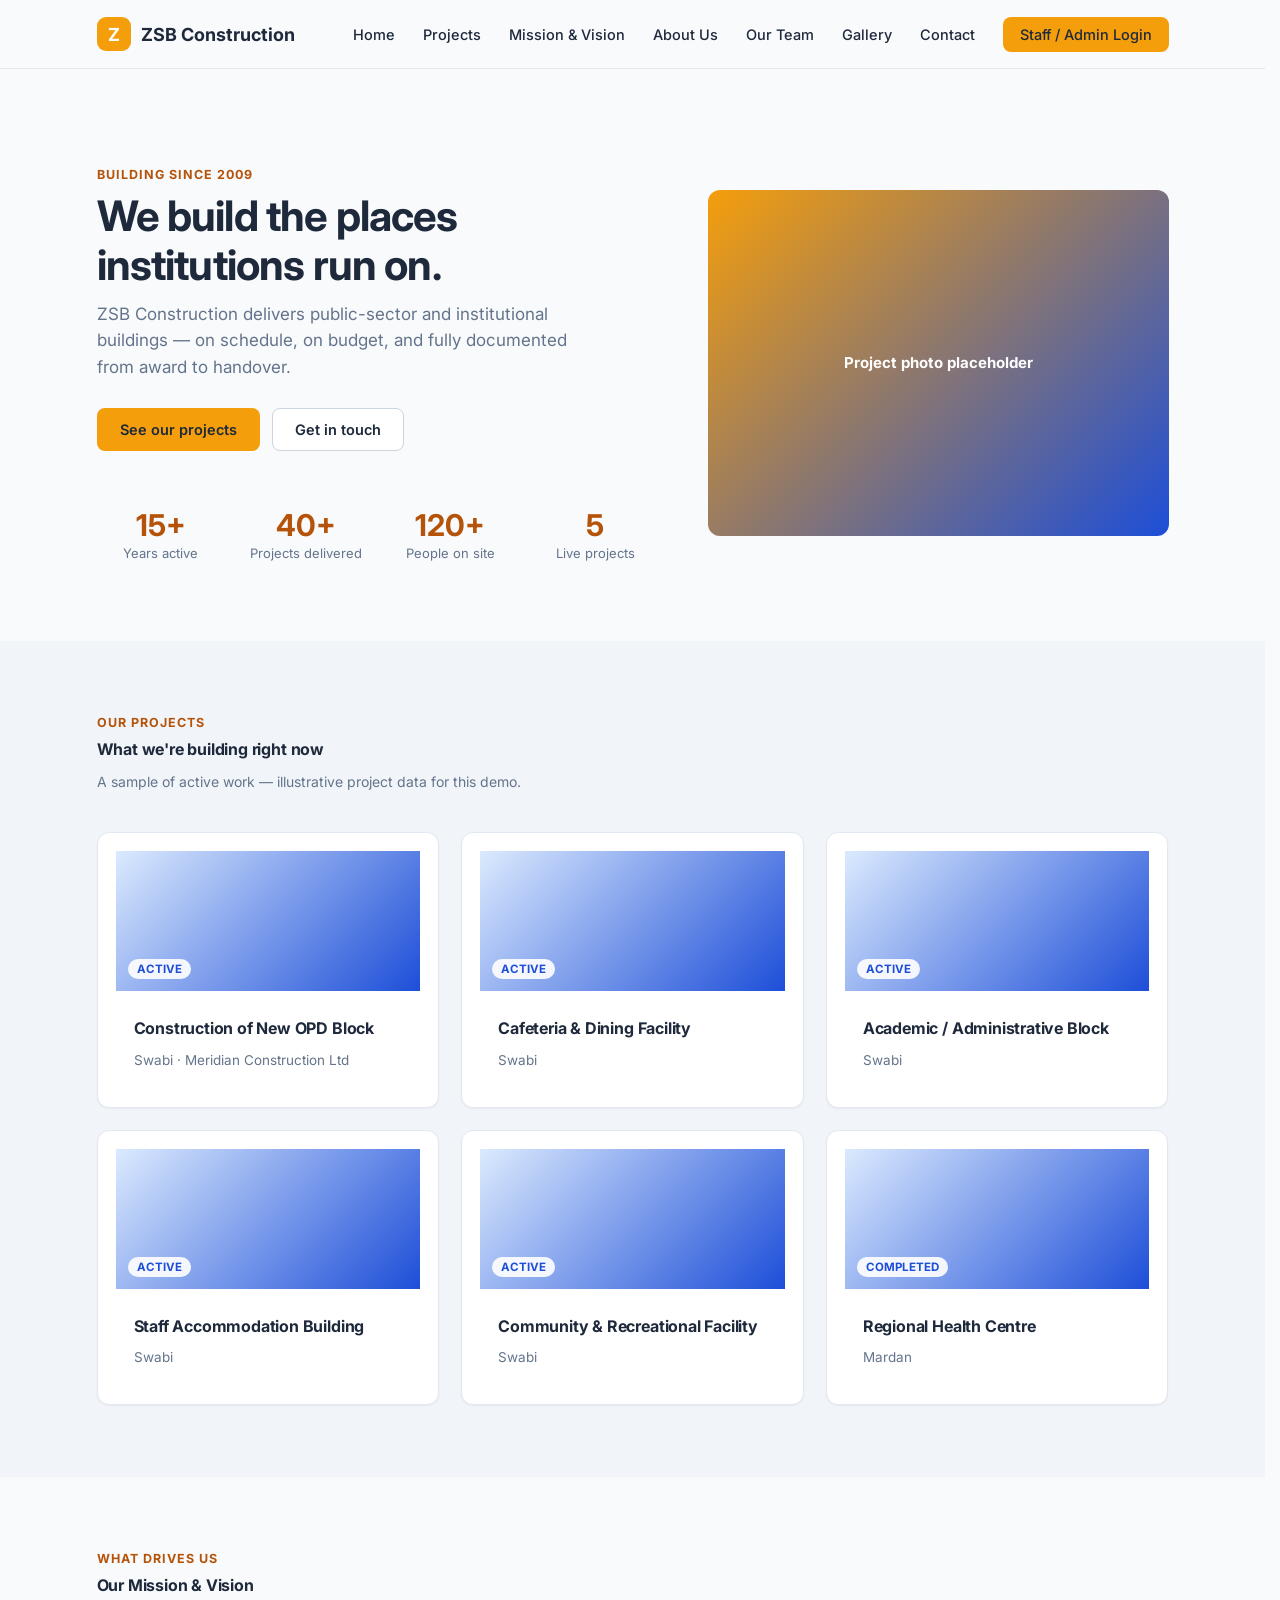
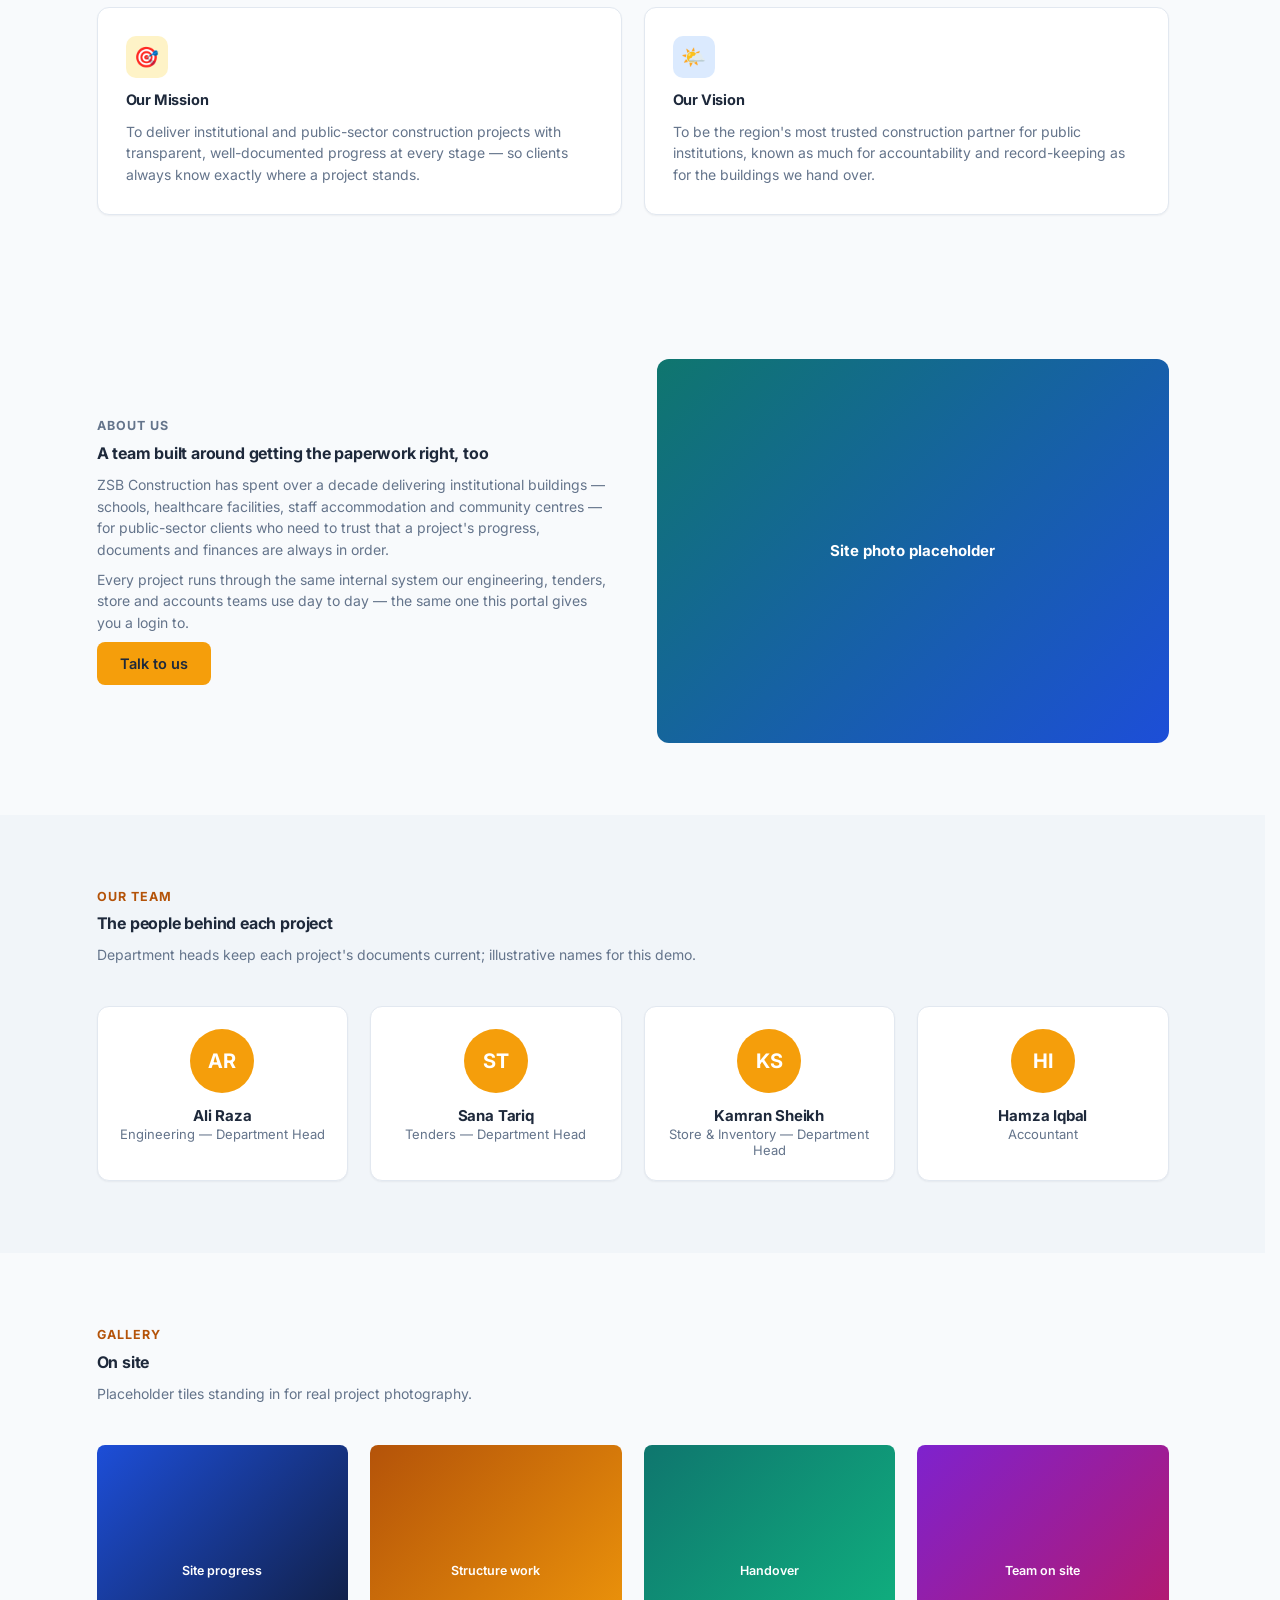
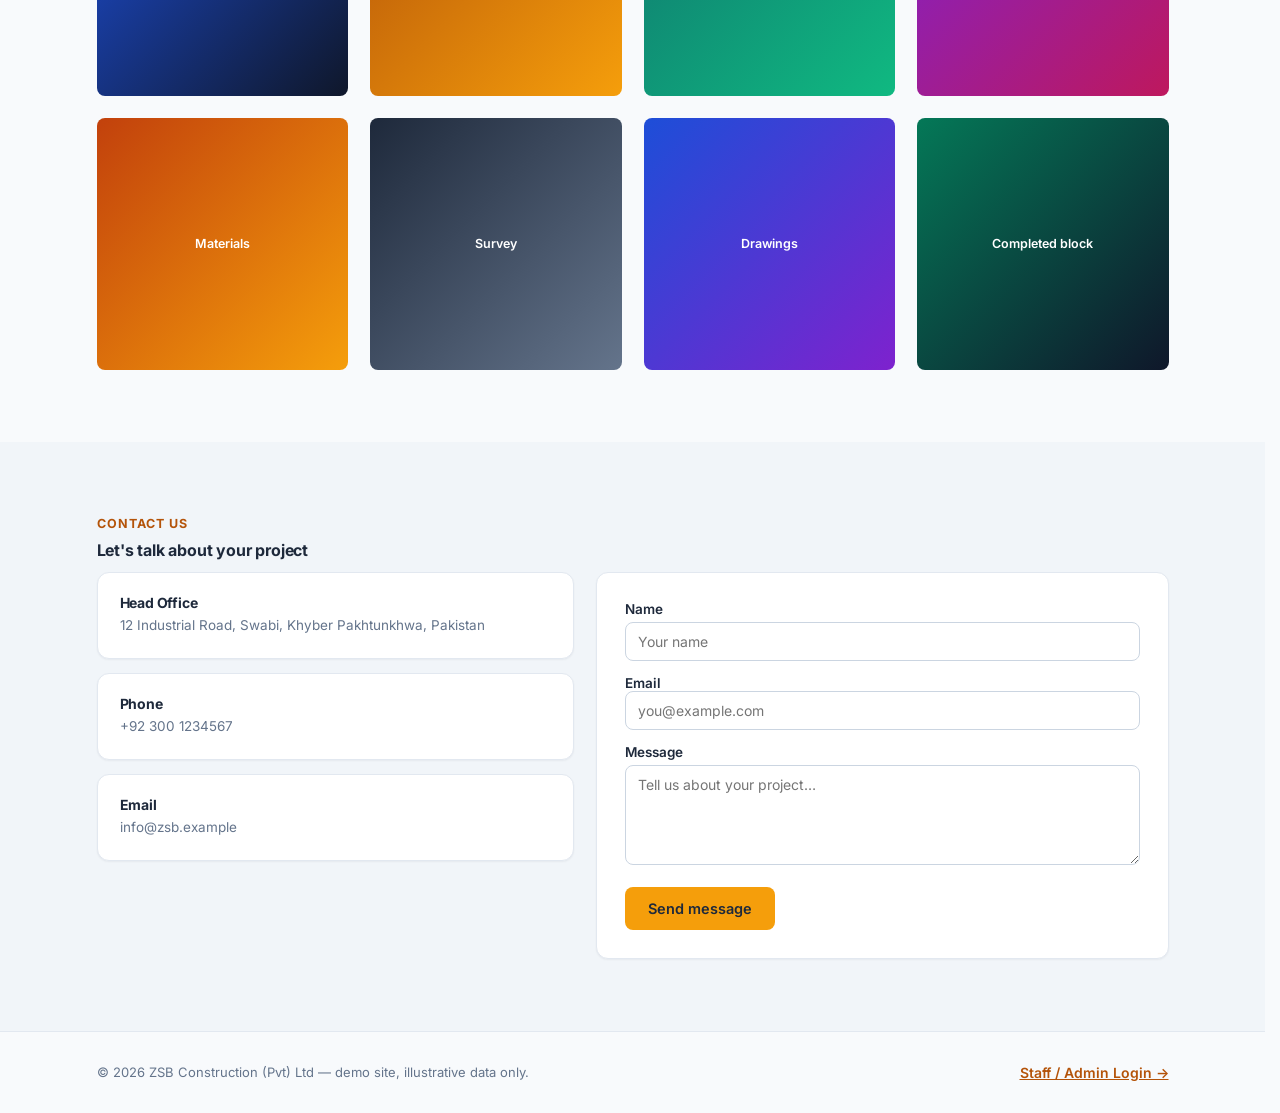
<file: index.html>
<!doctype html>
<html lang="en-GB">
<head>
  <meta charset="utf-8" />
  <meta name="viewport" content="width=device-width, initial-scale=1" />
  <title>ZSB Construction (Pvt) Ltd</title>
  <meta name="description" content="ZSB Construction — building projects, on schedule and on record." />
  <link rel="stylesheet" href="assets/style.css" />
  <style>
    /* Marketing site only — deliberately separate from the app shell's
       (sidebar/topbar) styles in style.css, which this page never uses. */
    * { box-sizing: border-box; }
    body { margin: 0; background: var(--bg); color: var(--text); }
    a { color: inherit; }
    .wrap { max-width: 1120px; margin: 0 auto; padding: 0 24px; }
    section { padding: 72px 0; }
    h1, h2, h3 { line-height: 1.15; margin: 0 0 12px; }
    .eyebrow-label { text-transform: uppercase; letter-spacing: 0.08em; font-size: 12.5px; font-weight: 700; color: var(--amber); margin: 0 0 8px; }
    .section-lead { color: var(--text-muted); max-width: 640px; margin: 0 0 40px; }

    /* ---- header ---- */
    .site-header {
      position: sticky; top: 0; z-index: 40;
      background: rgba(248, 250, 252, 0.92); backdrop-filter: blur(6px);
      border-bottom: 1px solid var(--border);
    }
    .site-header .wrap { display: flex; align-items: center; justify-content: space-between; height: 68px; }
    .site-logo { display: flex; align-items: center; gap: 10px; font-weight: 700; font-size: 18px; text-decoration: none; }
    .site-logo .mark { width: 34px; height: 34px; border-radius: 9px; background: var(--amber-solid); color: #fff; display: flex; align-items: center; justify-content: center; font-weight: 700; }
    .site-nav { display: flex; align-items: center; gap: 28px; }
    .site-nav a { text-decoration: none; font-size: 14.5px; font-weight: 500; color: var(--text); }
    .site-nav a:hover { color: var(--amber); }
    #navToggle { display: none; }

    /* ---- hero ---- */
    .hero { padding: 96px 0 80px; }
    .hero .wrap { display: grid; grid-template-columns: 1.1fr 0.9fr; gap: 48px; align-items: center; }
    .hero h1 { font-size: 42px; }
    .hero p.lead { font-size: 17px; color: var(--text-muted); max-width: 480px; margin: 0 0 28px; }
    .hero-actions { display: flex; gap: 12px; flex-wrap: wrap; }
    .hero-art {
      aspect-ratio: 4/3; border-radius: var(--radius);
      background: linear-gradient(135deg, var(--amber-solid), var(--blue));
      display: flex; align-items: center; justify-content: center;
      color: #fff; font-weight: 700; font-size: 15px; text-align: center; padding: 24px;
    }
    .stat-strip { display: grid; grid-template-columns: repeat(4, 1fr); gap: 16px; margin-top: 56px; }
    .stat-strip div { text-align: center; }
    .stat-strip .num { font-size: 30px; font-weight: 700; color: var(--amber); }
    .stat-strip .label { font-size: 13px; color: var(--text-muted); margin-top: 2px; }

    /* ---- buttons (page-local, matches app's btn look) ---- */
    .cta { display: inline-flex; align-items: center; justify-content: center; padding: 12px 22px; border-radius: var(--radius-sm); font-weight: 600; font-size: 14.5px; text-decoration: none; border: 1px solid transparent; cursor: pointer; }
    .cta-primary { background: var(--amber-solid); color: #1e293b; }
    .cta-primary:hover { background: var(--amber-dark); }
    .cta-ghost { background: var(--card); border-color: var(--border-strong); color: var(--text); }
    .cta-ghost:hover { background: var(--card-alt); }

    /* ---- generic card grid ---- */
    .grid { display: grid; gap: 22px; }
    .grid-3 { grid-template-columns: repeat(3, 1fr); }
    .grid-4 { grid-template-columns: repeat(4, 1fr); }
    .surface { background: var(--card); border: 1px solid var(--border); border-radius: var(--radius); box-shadow: var(--shadow-sm); }

    /* ---- projects ---- */
    #projects { background: var(--card-alt); }
    .project-card { overflow: hidden; }
    .project-thumb { height: 140px; background: linear-gradient(135deg, var(--blue-bg), var(--blue)); display: flex; align-items: flex-end; padding: 12px; }
    .project-thumb span { background: rgba(255,255,255,0.9); color: var(--blue); font-size: 11.5px; font-weight: 700; text-transform: uppercase; padding: 3px 9px; border-radius: 999px; }
    .project-card .body { padding: 18px; }
    .project-card h3 { font-size: 16px; }
    .project-card p { color: var(--text-muted); font-size: 13.5px; margin: 0; }

    /* ---- mission / vision ---- */
    .mv-grid { grid-template-columns: 1fr 1fr; }
    .mv-card { padding: 28px; }
    .mv-card .icon-badge { width: 42px; height: 42px; border-radius: 10px; display: flex; align-items: center; justify-content: center; font-size: 20px; margin-bottom: 14px; }
    .mv-card.mission .icon-badge { background: var(--amber-bg); }
    .mv-card.vision .icon-badge { background: var(--blue-bg); }
    .mv-card p { color: var(--text-muted); margin: 0; }

    /* ---- about ---- */
    #about .wrap { display: grid; grid-template-columns: 1fr 1fr; gap: 48px; align-items: center; }
    #about p { color: var(--text-muted); }

    /* ---- team ---- */
    #team { background: var(--card-alt); }
    .team-card { padding: 22px; text-align: center; }
    .team-avatar { width: 64px; height: 64px; border-radius: 50%; background: var(--amber-solid); color: #fff; font-weight: 700; font-size: 20px; display: flex; align-items: center; justify-content: center; margin: 0 auto 14px; }
    .team-card h3 { font-size: 15px; margin-bottom: 2px; }
    .team-card .role { color: var(--text-muted); font-size: 13px; }

    /* ---- gallery ---- */
    .gallery-tile { aspect-ratio: 1; border-radius: var(--radius-sm); display: flex; align-items: center; justify-content: center; color: #fff; font-size: 12.5px; font-weight: 600; text-align: center; padding: 10px; }

    /* ---- contact ---- */
    #contact { background: var(--card-alt); }
    .contact-grid { grid-template-columns: 1fr 1.2fr; align-items: start; }
    .contact-info .surface { padding: 22px; margin-bottom: 14px; }
    .contact-info h3 { font-size: 14px; margin-bottom: 4px; }
    .contact-info p { margin: 0; color: var(--text-muted); font-size: 13.5px; }
    .contact-form { padding: 28px; }
    .contact-form label { display: block; font-size: 13.5px; font-weight: 600; margin-bottom: 6px; }
    .contact-form label + label { margin-top: 14px; }
    .contact-form input, .contact-form textarea {
      width: 100%; padding: 10px 12px; border-radius: var(--radius-sm); border: 1px solid var(--border-strong);
      font-family: inherit; font-size: 14px; background: var(--card);
    }
    .contact-form textarea { min-height: 100px; resize: vertical; }
    #contactSent { display: none; margin-top: 14px; padding: 12px 14px; border-radius: var(--radius-sm); background: var(--green-bg); color: var(--green); font-size: 13.5px; font-weight: 600; }

    /* ---- footer ---- */
    footer { border-top: 1px solid var(--border); padding: 32px 0; }
    footer .wrap { display: flex; justify-content: space-between; align-items: center; flex-wrap: wrap; gap: 12px; }
    footer .muted-small { color: var(--text-muted); font-size: 13px; }

    @media (max-width: 900px) {
      .hero .wrap, #about .wrap, .contact-grid { grid-template-columns: 1fr; }
      .mv-grid, .grid-3, .grid-4 { grid-template-columns: repeat(2, 1fr); }
      .stat-strip { grid-template-columns: repeat(2, 1fr); }
    }
    @media (max-width: 640px) {
      .site-nav { position: fixed; inset: 68px 0 auto 0; background: var(--card); border-bottom: 1px solid var(--border); flex-direction: column; align-items: flex-start; padding: 16px 24px; gap: 16px; display: none; }
      .site-nav.open { display: flex; }
      #navToggle { display: inline-flex; }
      .grid-3, .grid-4, .mv-grid { grid-template-columns: 1fr; }
      .hero h1 { font-size: 32px; }
    }
  </style>
</head>
<body>
  <header class="site-header">
    <div class="wrap">
      <a href="#home" class="site-logo"><span class="mark">Z</span> ZSB Construction</a>
      <button type="button" id="navToggle" class="cta cta-ghost" aria-label="Toggle menu">☰</button>
      <nav class="site-nav" id="siteNav">
        <a href="#home">Home</a>
        <a href="#projects">Projects</a>
        <a href="#mission-vision">Mission &amp; Vision</a>
        <a href="#about">About Us</a>
        <a href="#team">Our Team</a>
        <a href="#gallery">Gallery</a>
        <a href="#contact">Contact</a>
        <a href="login.html" class="cta cta-primary" style="padding:8px 16px;">Staff / Admin Login</a>
      </nav>
    </div>
  </header>

  <main>
    <section id="home" class="hero">
      <div class="wrap">
        <div>
          <p class="eyebrow-label">Building since 2009</p>
          <h1>We build the places institutions run on.</h1>
          <p class="lead">ZSB Construction delivers public-sector and institutional buildings — on schedule, on
            budget, and fully documented from award to handover.</p>
          <div class="hero-actions">
            <a href="#projects" class="cta cta-primary">See our projects</a>
            <a href="#contact" class="cta cta-ghost">Get in touch</a>
          </div>
          <div class="stat-strip">
            <div><div class="num">15+</div><div class="label">Years active</div></div>
            <div><div class="num">40+</div><div class="label">Projects delivered</div></div>
            <div><div class="num">120+</div><div class="label">People on site</div></div>
            <div><div class="num">5</div><div class="label">Live projects</div></div>
          </div>
        </div>
        <div class="hero-art">Project photo placeholder</div>
      </div>
    </section>

    <section id="projects">
      <div class="wrap">
        <p class="eyebrow-label">Our Projects</p>
        <h2>What we're building right now</h2>
        <p class="section-lead">A sample of active work — illustrative project data for this demo.</p>
        <div class="grid grid-3">
          <div class="surface project-card">
            <div class="project-thumb"><span>Active</span></div>
            <div class="body">
              <h3>Construction of New OPD Block</h3>
              <p>Swabi · Meridian Construction Ltd</p>
            </div>
          </div>
          <div class="surface project-card">
            <div class="project-thumb"><span>Active</span></div>
            <div class="body">
              <h3>Cafeteria &amp; Dining Facility</h3>
              <p>Swabi</p>
            </div>
          </div>
          <div class="surface project-card">
            <div class="project-thumb"><span>Active</span></div>
            <div class="body">
              <h3>Academic / Administrative Block</h3>
              <p>Swabi</p>
            </div>
          </div>
          <div class="surface project-card">
            <div class="project-thumb"><span>Active</span></div>
            <div class="body">
              <h3>Staff Accommodation Building</h3>
              <p>Swabi</p>
            </div>
          </div>
          <div class="surface project-card">
            <div class="project-thumb"><span>Active</span></div>
            <div class="body">
              <h3>Community &amp; Recreational Facility</h3>
              <p>Swabi</p>
            </div>
          </div>
          <div class="surface project-card">
            <div class="project-thumb"><span>Completed</span></div>
            <div class="body">
              <h3>Regional Health Centre</h3>
              <p>Mardan</p>
            </div>
          </div>
        </div>
      </div>
    </section>

    <section id="mission-vision">
      <div class="wrap">
        <p class="eyebrow-label">What drives us</p>
        <h2>Our Mission &amp; Vision</h2>
        <div class="grid mv-grid">
          <div class="surface mv-card mission">
            <div class="icon-badge">🎯</div>
            <h3>Our Mission</h3>
            <p>To deliver institutional and public-sector construction projects with transparent, well-documented
              progress at every stage — so clients always know exactly where a project stands.</p>
          </div>
          <div class="surface mv-card vision">
            <div class="icon-badge">🌤️</div>
            <h3>Our Vision</h3>
            <p>To be the region's most trusted construction partner for public institutions, known as much for
              accountability and record-keeping as for the buildings we hand over.</p>
          </div>
        </div>
      </div>
    </section>

    <section id="about">
      <div class="wrap">
        <div>
          <p class="eyebrow-label">About Us</p>
          <h2>A team built around getting the paperwork right, too</h2>
          <p>ZSB Construction has spent over a decade delivering institutional buildings — schools, healthcare
            facilities, staff accommodation and community centres — for public-sector clients who need to trust that
            a project's progress, documents and finances are always in order.</p>
          <p>Every project runs through the same internal system our engineering, tenders, store and accounts teams
            use day to day — the same one this portal gives you a login to.</p>
          <a href="#contact" class="cta cta-primary">Talk to us</a>
        </div>
        <div class="hero-art" style="background: linear-gradient(135deg, var(--teal), var(--blue));">Site photo placeholder</div>
      </div>
    </section>

    <section id="team">
      <div class="wrap">
        <p class="eyebrow-label">Our Team</p>
        <h2>The people behind each project</h2>
        <p class="section-lead">Department heads keep each project's documents current; illustrative names for this demo.</p>
        <div class="grid grid-4">
          <div class="surface team-card">
            <div class="team-avatar">AR</div>
            <h3>Ali Raza</h3>
            <div class="role">Engineering — Department Head</div>
          </div>
          <div class="surface team-card">
            <div class="team-avatar">ST</div>
            <h3>Sana Tariq</h3>
            <div class="role">Tenders — Department Head</div>
          </div>
          <div class="surface team-card">
            <div class="team-avatar">KS</div>
            <h3>Kamran Sheikh</h3>
            <div class="role">Store &amp; Inventory — Department Head</div>
          </div>
          <div class="surface team-card">
            <div class="team-avatar">HI</div>
            <h3>Hamza Iqbal</h3>
            <div class="role">Accountant</div>
          </div>
        </div>
      </div>
    </section>

    <section id="gallery">
      <div class="wrap">
        <p class="eyebrow-label">Gallery</p>
        <h2>On site</h2>
        <p class="section-lead">Placeholder tiles standing in for real project photography.</p>
        <div class="grid grid-4">
          <div class="gallery-tile" style="background:linear-gradient(135deg,#1d4ed8,#0f172a);">Site progress</div>
          <div class="gallery-tile" style="background:linear-gradient(135deg,#b45309,#f59e0b);">Structure work</div>
          <div class="gallery-tile" style="background:linear-gradient(135deg,#0f766e,#10b981);">Handover</div>
          <div class="gallery-tile" style="background:linear-gradient(135deg,#7e22ce,#be185d);">Team on site</div>
          <div class="gallery-tile" style="background:linear-gradient(135deg,#c2410c,#f59e0b);">Materials</div>
          <div class="gallery-tile" style="background:linear-gradient(135deg,#1e293b,#64748b);">Survey</div>
          <div class="gallery-tile" style="background:linear-gradient(135deg,#1d4ed8,#7e22ce);">Drawings</div>
          <div class="gallery-tile" style="background:linear-gradient(135deg,#047857,#0f172a);">Completed block</div>
        </div>
      </div>
    </section>

    <section id="contact">
      <div class="wrap">
        <p class="eyebrow-label">Contact Us</p>
        <h2>Let's talk about your project</h2>
        <div class="grid contact-grid">
          <div class="contact-info">
            <div class="surface">
              <h3>Head Office</h3>
              <p>12 Industrial Road, Swabi, Khyber Pakhtunkhwa, Pakistan</p>
            </div>
            <div class="surface">
              <h3>Phone</h3>
              <p>+92 300 1234567</p>
            </div>
            <div class="surface">
              <h3>Email</h3>
              <p>info@zsb.example</p>
            </div>
          </div>
          <form class="surface contact-form" id="contactForm">
            <label>Name
              <input type="text" placeholder="Your name" required />
            </label>
            <label>Email
              <input type="email" placeholder="you@example.com" required />
            </label>
            <label>Message
              <textarea placeholder="Tell us about your project…" required></textarea>
            </label>
            <button type="submit" class="cta cta-primary" style="margin-top:16px;">Send message</button>
            <div id="contactSent">Thanks — this is a demo form, so nothing was actually sent.</div>
          </form>
        </div>
      </div>
    </section>
  </main>

  <footer>
    <div class="wrap">
      <span class="muted-small">© 2026 ZSB Construction (Pvt) Ltd — demo site, illustrative data only.</span>
      <a href="login.html" class="btn-link">Staff / Admin Login →</a>
    </div>
  </footer>

  <script>
    document.getElementById('navToggle').addEventListener('click', () => {
      document.getElementById('siteNav').classList.toggle('open');
    });
    document.querySelectorAll('.site-nav a[href^="#"]').forEach((link) => {
      link.addEventListener('click', () => document.getElementById('siteNav').classList.remove('open'));
    });
    document.getElementById('contactForm').addEventListener('submit', (e) => {
      e.preventDefault();
      document.getElementById('contactSent').style.display = 'block';
      e.target.reset();
    });
  </script>
</body>
</html>
</file>
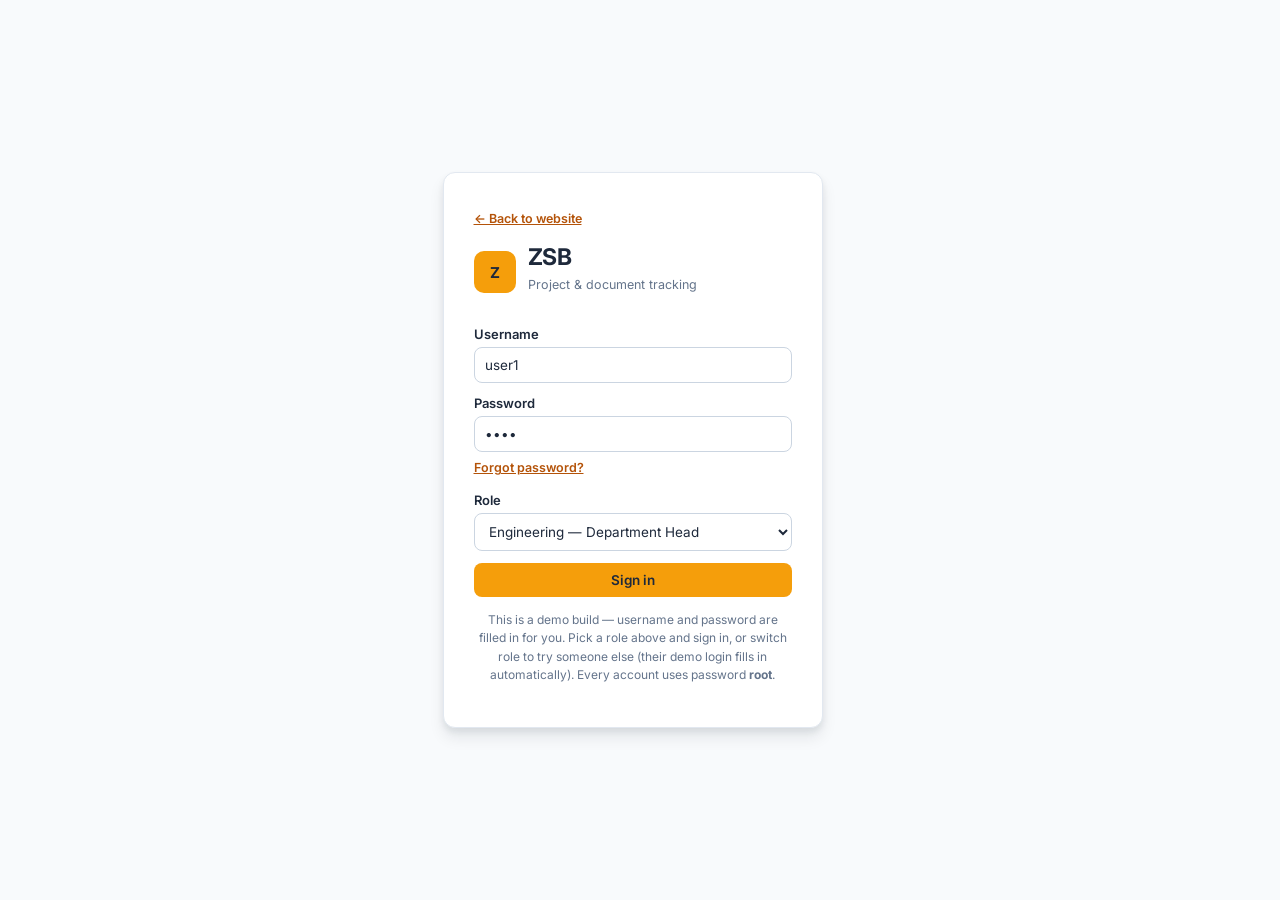
<file: accountant-dashboard.html>
<!doctype html>
<html lang="en-GB">
<head>
  <meta charset="utf-8" />
  <meta name="viewport" content="width=device-width, initial-scale=1" />
  <title>Accounts — ZSB</title>
  <link rel="stylesheet" href="assets/style.css" />
</head>
<body>
  <div class="app-shell">
    <aside class="sidebar">
      <div class="sidebar-brand">
        <span class="brand-mark">Z</span>
        <strong>ZSB</strong>
      </div>

      <nav class="nav-list" id="navList"></nav>

      <div class="sidebar-note">
        <strong>Demo build</strong>
        Accounts sees Material Requests, Expenses and Purchase Orders once Admin has approved them, plus its own payment ledger.
      </div>
    </aside>

    <div class="main-area">
      <header class="topbar">
        <div></div>
        <div class="user-box">
          <div class="user-avatar" id="userAvatar"></div>
          <div class="user-identity">
            <span id="userName"></span>
            <span class="role-tag">Accountant</span>
          </div>
          <a href="profile.html" class="btn btn-ghost btn-sm">Profile</a>
          <button class="btn btn-ghost btn-sm" id="logoutBtn">Log out</button>
        </div>
      </header>

      <main class="container">
        <p class="eyebrow">ACCOUNTS VIEW</p>
        <h1>Accounts Overview</h1>
        <p class="muted" style="margin-bottom:20px;">Admin-approved demands awaiting payment, and the payment ledger.</p>

        <div class="stat-row" id="statRow"></div>

        <section class="block">
          <div class="section-title">
            <h2>Pending Processing</h2>
            <span class="muted small">Material Requests, Expenses and Purchase Orders Admin has approved — needs payment or a voucher raised</span>
          </div>
          <div class="card">
            <div class="table-scroll">
              <table class="doc-table">
                <thead>
                  <tr>
                    <th>ID</th>
                    <th>Category</th>
                    <th>Title</th>
                    <th>Project</th>
                    <th>Requested By</th>
                    <th>Approved</th>
                    <th>Action</th>
                  </tr>
                </thead>
                <tbody id="pendingBody"></tbody>
              </table>
            </div>
          </div>
        </section>

        <section class="block">
          <div class="section-title">
            <h2>Processed History</h2>
            <span class="muted small">Demands Accounts has already paid out or actioned</span>
          </div>
          <div class="card">
            <div class="table-scroll">
              <table class="doc-table">
                <thead>
                  <tr>
                    <th>Date</th>
                    <th>Category</th>
                    <th>Title</th>
                    <th>Project</th>
                    <th>Amount</th>
                    <th>Method</th>
                    <th>Voucher / Ref</th>
                  </tr>
                </thead>
                <tbody id="processedBody"></tbody>
              </table>
            </div>
          </div>
        </section>

        <section class="block">
          <div class="section-title">
            <h2>Record a Payment</h2>
            <span class="muted small">Day-to-day spend that never went through a department head's approval — a utility bill, wages, a direct vendor payment</span>
          </div>
          <div class="card">
            <form id="paymentForm">
              <label>Category
                <select id="paymentCategory"></select>
              </label>
              <label>Payee / Vendor
                <input type="text" id="paymentPayee" placeholder="e.g. K-Electric" required />
              </label>
              <label>Amount (PKR)
                <input type="number" id="paymentAmount" min="1" placeholder="e.g. 25000" required />
              </label>
              <label>Method
                <select id="paymentMethod">
                  <option value="Bank Transfer">Bank Transfer</option>
                  <option value="Cheque">Cheque</option>
                  <option value="Cash">Cash</option>
                </select>
              </label>
              <label>Project (optional)
                <select id="paymentProject">
                  <option value="">Not project-specific</option>
                </select>
              </label>
              <label>Note (optional)
                <textarea id="paymentNote" rows="2" placeholder="What this payment was for…"></textarea>
              </label>
              <button type="submit" class="btn btn-primary btn-sm" style="margin-top:8px;">Record payment</button>
            </form>
          </div>
        </section>

        <section class="block">
          <div class="section-title">
            <h2>Payment Ledger</h2>
            <span class="muted small">Every payment recorded directly here, most recent first</span>
          </div>
          <div class="card">
            <div class="table-scroll">
              <table class="doc-table">
                <thead>
                  <tr>
                    <th>Date</th>
                    <th>Category</th>
                    <th>Payee</th>
                    <th>Project</th>
                    <th>Amount</th>
                    <th>Method</th>
                    <th>Recorded By</th>
                  </tr>
                </thead>
                <tbody id="ledgerBody"></tbody>
              </table>
            </div>
          </div>
        </section>
      </main>
    </div>
  </div>

  <!-- Process payment modal -->
  <div class="modal-overlay" id="processModal">
    <div class="modal">
      <h3>Process payment</h3>
      <p class="muted small" id="processModalLabel" style="margin-top:-6px;"></p>
      <label>Amount paid (PKR)
        <input type="number" id="processAmount" min="1" placeholder="e.g. 84000" required />
      </label>
      <label>Payment method
        <select id="processMethod">
          <option value="Bank Transfer">Bank Transfer</option>
          <option value="Cheque">Cheque</option>
          <option value="Cash">Cash</option>
        </select>
      </label>
      <label>Voucher / reference no. (optional)
        <input type="text" id="processVoucher" placeholder="e.g. V-2026-0417" />
      </label>
      <label>Note (optional)
        <textarea id="processNote" rows="2" placeholder="Anything Admin or the requester should know…"></textarea>
      </label>
      <p class="error" id="processError" hidden></p>
      <div class="modal-actions">
        <button class="btn btn-secondary" data-close-modal="processModal">Cancel</button>
        <button class="btn btn-primary" id="confirmProcess">Mark processed</button>
      </div>
    </div>
  </div>

  <div class="toast" id="toast" hidden></div>

  <script src="assets/data.js"></script>
  <script src="assets/accountant-dashboard.js"></script>
</body>
</html>
</file>
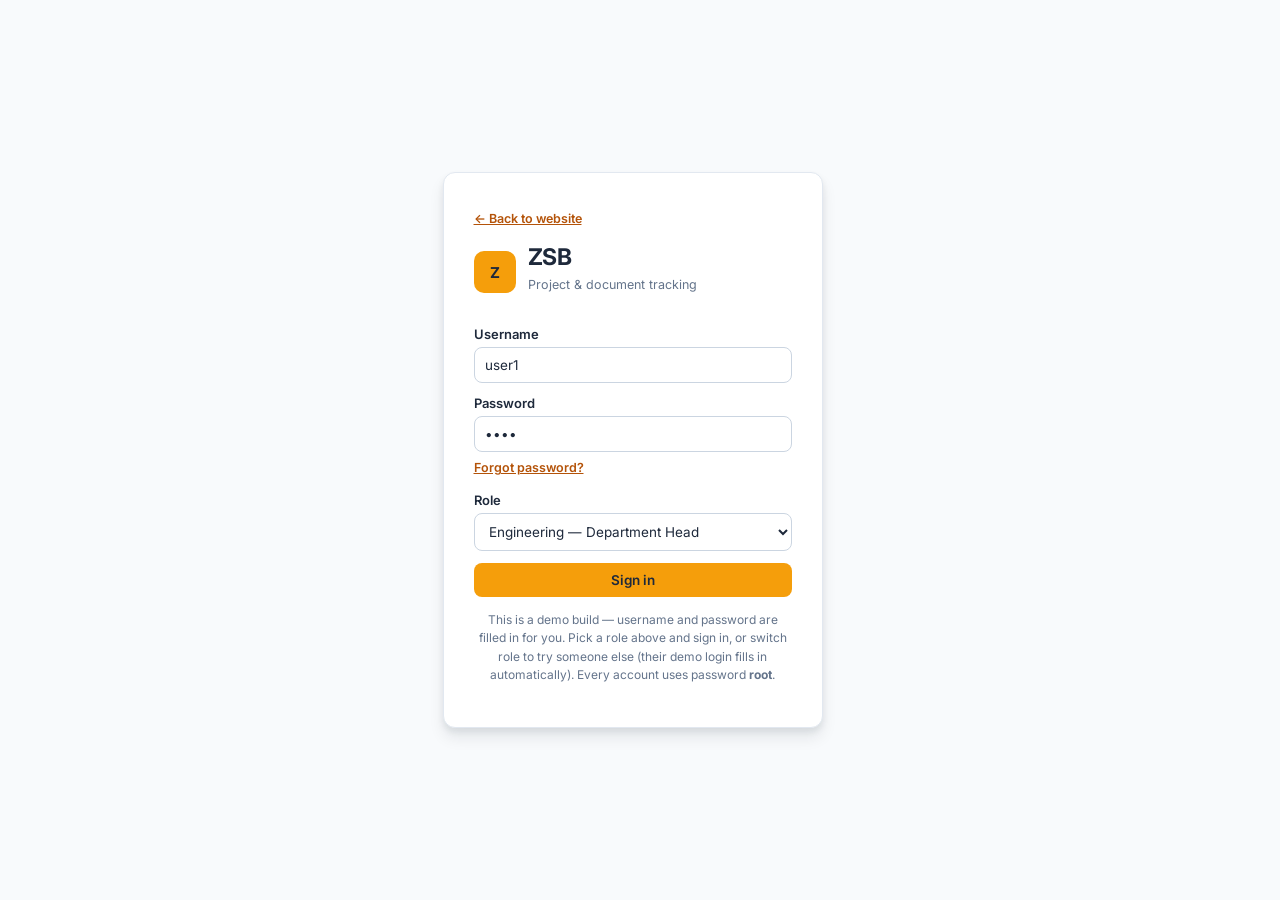
<file: accountant-project.html>
<!doctype html>
<html lang="en-GB">
<head>
  <meta charset="utf-8" />
  <meta name="viewport" content="width=device-width, initial-scale=1" />
  <title>Project Accounts — ZSB</title>
  <link rel="stylesheet" href="assets/style.css" />
</head>
<body>
  <div class="app-shell">
    <aside class="sidebar">
      <div class="sidebar-brand">
        <span class="brand-mark">Z</span>
        <strong>ZSB</strong>
      </div>

      <nav class="nav-list" id="navList"></nav>

      <div class="sidebar-note">
        <strong>Demo build</strong>
        Every project's IN (money received) and OUT (money spent, by trade) accounts, kept by Accounts.
      </div>
    </aside>

    <div class="main-area">
      <header class="topbar">
        <div></div>
        <div class="user-box">
          <div class="user-avatar" id="userAvatar"></div>
          <div class="user-identity">
            <span id="userName"></span>
            <span class="role-tag">Accountant</span>
          </div>
          <a href="profile.html" class="btn btn-ghost btn-sm">Profile</a>
          <button class="btn btn-ghost btn-sm" id="logoutBtn">Log out</button>
        </div>
      </header>

      <main class="container">
        <div class="project-head">
          <div>
            <p class="eyebrow">PROJECT ACCOUNTS</p>
            <h1 id="projectTitle"></h1>
          </div>
          <div style="display:flex; align-items:center; gap:14px;">
            <select id="projectSelect"></select>
            <span class="badge" id="statusBadge"></span>
          </div>
        </div>

        <section class="block">
          <div class="card">
            <div class="section-title" style="margin-bottom:14px;">
              <h2>Project Details</h2>
            </div>
            <form id="detailsForm">
              <label>Date of Award
                <input type="date" id="detailDateOfAward" />
              </label>
              <label>Cost (PKR)
                <input type="number" id="detailCost" min="0" placeholder="Not set yet" />
              </label>
              <label>Work Order
                <input type="text" id="detailWorkOrder" placeholder="e.g. WO-2026-0031" />
              </label>
              <button type="submit" class="btn btn-primary btn-sm" style="margin-top:8px;">Save details</button>
            </form>
          </div>
        </section>

        <div class="stat-row" id="statRow"></div>

        <nav class="tabs" id="accountTabs" style="margin-bottom:16px;">
          <button class="tab-btn active" data-tab="in">IN</button>
          <button class="tab-btn" data-tab="out">OUT</button>
        </nav>

        <div class="tab-panel" data-panel="in">
          <div id="inActivities"></div>

          <section class="card" style="margin-top:18px;">
            <div class="section-title" style="margin-bottom:10px;">
              <h2>Add another activity</h2>
            </div>
            <form id="addActivityForm" style="display:flex; gap:10px; align-items:flex-end; flex-wrap:wrap;">
              <label style="flex:1; min-width:220px;">Activity name
                <input type="text" id="newActivityName" placeholder="e.g. Escalation, Variation Order" required />
              </label>
              <button type="submit" class="btn btn-secondary btn-sm">+ Add activity</button>
            </form>
          </section>
        </div>

        <div class="tab-panel" data-panel="out" hidden>
          <div id="outCategories"></div>
        </div>
      </main>
    </div>
  </div>

  <!-- Add a Bills entry -->
  <div class="modal-overlay" id="billModal">
    <div class="modal" style="max-width:560px;">
      <h3>Add bill</h3>
      <label>Serial No.
        <input type="text" id="billSerialNo" placeholder="e.g. 12" />
      </label>
      <label>Date
        <input type="date" id="billDate" required />
      </label>
      <label>Gross Amount (PKR)
        <input type="number" id="billGrossAmount" min="0" placeholder="e.g. 1500000" required />
      </label>
      <div id="billDeductionFields"></div>
      <p class="muted small" style="margin:10px 0 0;">Need another deduction column?</p>
      <div style="display:flex; gap:8px; margin-top:6px;">
        <input type="text" id="billNewDeductionLabel" placeholder="e.g. Stamp Duty" style="flex:1;" />
        <button type="button" class="btn btn-secondary btn-sm" id="addDeductionTypeBtn">+ Add column</button>
      </div>
      <p class="error" id="billError" hidden></p>
      <div class="modal-actions">
        <button class="btn btn-secondary" data-close-modal="billModal">Cancel</button>
        <button class="btn btn-primary" id="confirmBill">Add bill</button>
      </div>
    </div>
  </div>

  <!-- Add an entry to a simple IN activity (Security, Mobilization, custom) -->
  <div class="modal-overlay" id="activityEntryModal">
    <div class="modal">
      <h3 id="activityEntryTitle">Add entry</h3>
      <label>Date
        <input type="date" id="activityEntryDate" required />
      </label>
      <label>Description
        <input type="text" id="activityEntryDesc" placeholder="e.g. Advance released" />
      </label>
      <label>Amount (PKR)
        <input type="number" id="activityEntryAmount" min="0" placeholder="e.g. 250000" required />
      </label>
      <p class="error" id="activityEntryError" hidden></p>
      <div class="modal-actions">
        <button class="btn btn-secondary" data-close-modal="activityEntryModal">Cancel</button>
        <button class="btn btn-primary" id="confirmActivityEntry">Add entry</button>
      </div>
    </div>
  </div>

  <!-- Add an OUT expense entry -->
  <div class="modal-overlay" id="outEntryModal">
    <div class="modal">
      <h3 id="outEntryTitle">Add expense</h3>
      <label>Date
        <input type="date" id="outEntryDate" required />
      </label>
      <label>Paid to
        <input type="text" id="outEntryPayee" placeholder="e.g. Al-Fateh Contractors" required />
      </label>
      <label>Amount (PKR)
        <input type="number" id="outEntryAmount" min="0" placeholder="e.g. 120000" required />
      </label>
      <label>Note (optional)
        <input type="text" id="outEntryNote" placeholder="What this was for" />
      </label>
      <p class="error" id="outEntryError" hidden></p>
      <div class="modal-actions">
        <button class="btn btn-secondary" data-close-modal="outEntryModal">Cancel</button>
        <button class="btn btn-primary" id="confirmOutEntry">Add expense</button>
      </div>
    </div>
  </div>

  <div class="toast" id="toast" hidden></div>

  <script src="assets/data.js"></script>
  <script src="assets/accountant-project.js"></script>
</body>
</html>
</file>
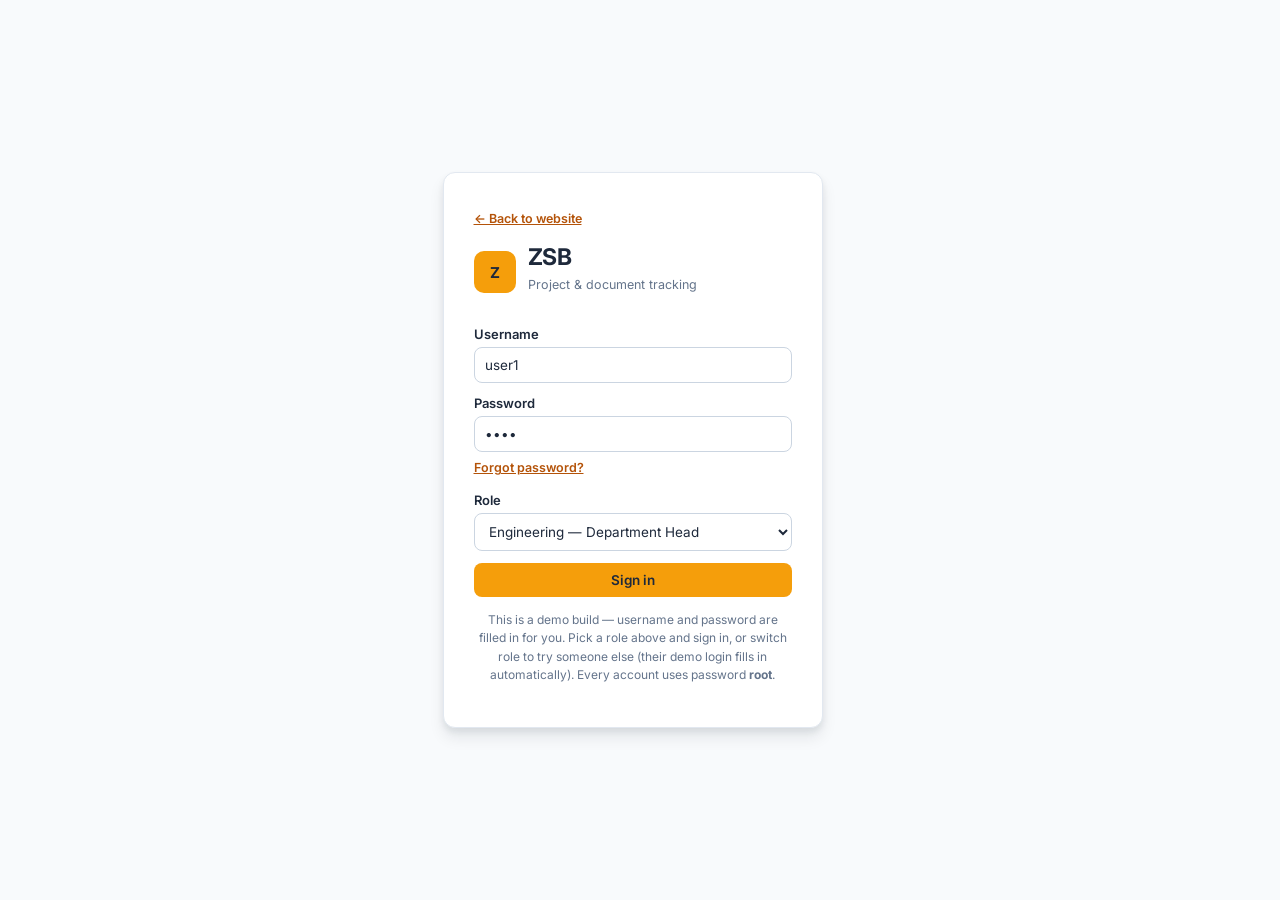
<file: admin-dashboard.html>
<!doctype html>
<html lang="en-GB">
<head>
  <meta charset="utf-8" />
  <meta name="viewport" content="width=device-width, initial-scale=1" />
  <title>Operations Overview — ZSB</title>
  <link rel="stylesheet" href="assets/style.css" />
</head>
<body>
  <div class="app-shell">
    <aside class="sidebar">
      <div class="sidebar-brand">
        <span class="brand-mark">Z</span>
        <strong>ZSB</strong>
      </div>

      <nav class="nav-list" id="navList"></nav>

      <div class="sidebar-note">
        <strong>Demo build</strong>
        Sample data. Engineering, Tenders and Store &amp; Inventory show real records — General has no workspace built yet.
      </div>
    </aside>

    <div class="main-area">
      <header class="topbar">
        <div></div>
        <div class="user-box">
          <div class="user-avatar" id="userAvatar"></div>
          <div class="user-identity">
            <span id="userName"></span>
            <span class="role-tag">Admin</span>
          </div>
          <a href="profile.html" class="btn btn-ghost btn-sm">Profile</a>
          <button class="btn btn-ghost btn-sm" id="logoutBtn">Log out</button>
        </div>
      </header>

      <main class="container">
        <p class="eyebrow">ADMIN VIEW</p>
        <h1>Operations Overview</h1>
        <p class="muted" style="margin-bottom:20px;">Progress across every project you oversee.</p>

        <div class="stat-row" id="statRow"></div>

        <div class="layout-grid">
          <section class="card main-col">
            <div class="card-head">
              <div class="card-head-title">
                <span class="card-icon blue">
                  <svg class="icon" viewBox="0 0 24 24" fill="none" stroke="currentColor" stroke-width="2" stroke-linecap="round" stroke-linejoin="round"><path d="M3 7a2 2 0 0 1 2-2h4l2 2h8a2 2 0 0 1 2 2v8a2 2 0 0 1-2 2H5a2 2 0 0 1-2-2z"/></svg>
                </span>
                <h2>Project Progress</h2>
              </div>
              <a href="admin-reports.html" class="btn-link">View all →</a>
            </div>
            <div id="progressList"></div>
          </section>

          <aside class="card side-col">
            <div class="card-head">
              <div class="card-head-title">
                <span class="card-icon purple">
                  <svg class="icon" viewBox="0 0 24 24" fill="none" stroke="currentColor" stroke-width="2" stroke-linecap="round" stroke-linejoin="round"><path d="M21 15a2 2 0 0 1-2 2H7l-4 4V5a2 2 0 0 1 2-2h14a2 2 0 0 1 2 2z"/></svg>
                </span>
                <h2>Inbox</h2>
              </div>
            </div>
            <nav class="tabs" id="inboxTabs" style="margin-bottom:16px;">
              <button class="tab-btn active" data-tab="approvals">Approvals <span class="badge badge-progress" id="approvalsCount"></span></button>
              <button class="tab-btn" data-tab="messages">Messages <span class="badge badge-progress" id="messagesCount"></span></button>
              <button class="tab-btn" data-tab="instructions">Instructions</button>
            </nav>

            <div class="tab-panel" data-panel="approvals">
              <ul class="activity-feed" id="approvalsList"></ul>
            </div>

            <div class="tab-panel" data-panel="messages" hidden>
              <ul class="activity-feed" id="headMessagesList"></ul>
            </div>

            <div class="tab-panel" data-panel="instructions" hidden>
              <form id="instructionForm">
                <label>Department
                  <select id="instructionDept">
                    <option value="engineering">Engineering</option>
                    <option value="tenders">Tenders</option>
                    <option value="store">Store &amp; Inventory</option>
                    <option value="general">General</option>
                  </select>
                </label>
                <label>Project (optional)
                  <select id="instructionProject">
                    <option value="">General — not project-specific</option>
                  </select>
                </label>
                <textarea id="instructionNote" rows="3" placeholder="Instruction or reminder for this department…" required></textarea>
                <button type="submit" class="btn btn-primary btn-sm" style="margin-top:8px;">Send</button>
              </form>
              <p class="muted small" style="margin:14px 0 6px;">Recently sent</p>
              <ul class="activity-feed" id="sentInstructionsList"></ul>
            </div>
          </aside>
        </div>

        <section class="card">
          <div class="card-head">
            <div class="card-head-title">
              <span class="card-icon teal">
                <svg class="icon" viewBox="0 0 24 24" fill="none" stroke="currentColor" stroke-width="2" stroke-linecap="round" stroke-linejoin="round"><path d="M22 12h-4l-3 9L9 3l-3 9H2"/></svg>
              </span>
              <h2>Team Activity</h2>
            </div>
            <span class="muted small">Every department head's recent actions, across all projects</span>
          </div>
          <nav class="tabs" id="teamActivityTabs" style="margin-bottom:12px;">
            <button class="tab-btn active" data-dept="all">All</button>
            <button class="tab-btn" data-dept="Engineering">Engineering</button>
            <button class="tab-btn" data-dept="Tenders">Tenders</button>
            <button class="tab-btn" data-dept="Store & Inventory">Store &amp; Inventory</button>
            <button class="tab-btn" data-dept="General">General</button>
          </nav>
          <ul class="activity-feed" id="teamActivityList"></ul>
        </section>

        <section class="card">
          <div class="card-head">
            <div class="card-head-title">
              <span class="card-icon amber">
                <svg class="icon" viewBox="0 0 24 24" fill="none" stroke="currentColor" stroke-width="2" stroke-linecap="round" stroke-linejoin="round"><circle cx="12" cy="12" r="3"/><path d="M19.4 15a1.65 1.65 0 0 0 .33 1.82l.06.06a2 2 0 1 1-2.83 2.83l-.06-.06a1.65 1.65 0 0 0-1.82-.33 1.65 1.65 0 0 0-1 1.51V21a2 2 0 0 1-4 0v-.09A1.65 1.65 0 0 0 9 19.4a1.65 1.65 0 0 0-1.82.33l-.06.06a2 2 0 1 1-2.83-2.83l.06-.06a1.65 1.65 0 0 0 .33-1.82 1.65 1.65 0 0 0-1.51-1H3a2 2 0 0 1 0-4h.09A1.65 1.65 0 0 0 4.6 9a1.65 1.65 0 0 0-.33-1.82l-.06-.06a2 2 0 1 1 2.83-2.83l.06.06a1.65 1.65 0 0 0 1.82.33H9a1.65 1.65 0 0 0 1-1.51V3a2 2 0 0 1 4 0v.09a1.65 1.65 0 0 0 1 1.51 1.65 1.65 0 0 0 1.82-.33l.06-.06a2 2 0 1 1 2.83 2.83l-.06.06a1.65 1.65 0 0 0-.33 1.82V9a1.65 1.65 0 0 0 1.51 1H21a2 2 0 0 1 0 4h-.09a1.65 1.65 0 0 0-1.51 1z"/></svg>
              </span>
              <h2>System Data</h2>
            </div>
          </div>
          <p class="muted small" style="margin-bottom:14px;">
            The whole system's data — projects, documents, activity, messages — is a single JSON structure kept in this
            browser. Export it to inspect or back it up, import a JSON file to restore a previous export, or reset back
            to the original sample data.
          </p>
          <div style="display:flex; gap:10px; flex-wrap:wrap; align-items:center;">
            <button class="btn btn-secondary btn-sm" id="exportDataBtn">Export data (JSON)</button>
            <label class="btn btn-secondary btn-sm" style="margin:0; cursor:pointer;">
              Import data (JSON)
              <input type="file" id="importDataInput" accept="application/json,.json" hidden />
            </label>
            <button class="btn btn-ghost btn-sm" id="resetDataBtn">Reset to sample data</button>
          </div>
        </section>

        <section class="card">
          <div class="card-head">
            <div class="card-head-title">
              <span class="card-icon green">
                <svg class="icon" viewBox="0 0 24 24" fill="none" stroke="currentColor" stroke-width="2" stroke-linecap="round" stroke-linejoin="round"><path d="M13 2 3 14h9l-1 8 10-12h-9l1-8z"/></svg>
              </span>
              <h2>Test Data</h2>
            </div>
          </div>
          <p class="muted small" style="margin-bottom:14px;">
            Demo/testing only — jump straight to a scenario instead of clicking through the app to set one up by
            hand. Each button below changes today's data across every department with real tracking (Engineering,
            Tenders and Store &amp; Inventory) and reloads the page so every view (this one, Team Status, each
            department head's Dashboard, and the Project Report) reflects it consistently.
          </p>
          <div style="display:flex; gap:10px; flex-wrap:wrap; align-items:center;">
            <button class="btn btn-secondary btn-sm" id="simulateTeamActiveBtn">Simulate: everyone made progress today</button>
            <button class="btn btn-secondary btn-sm" id="simulateEngineeringQuietBtn">Simulate: Engineering quiet, rest of the team active</button>
          </div>
        </section>
      </main>
    </div>
  </div>

  <div class="toast" id="toast" hidden></div>

  <script src="assets/data.js"></script>
  <script src="assets/admin-dashboard.js"></script>
</body>
</html>
</file>
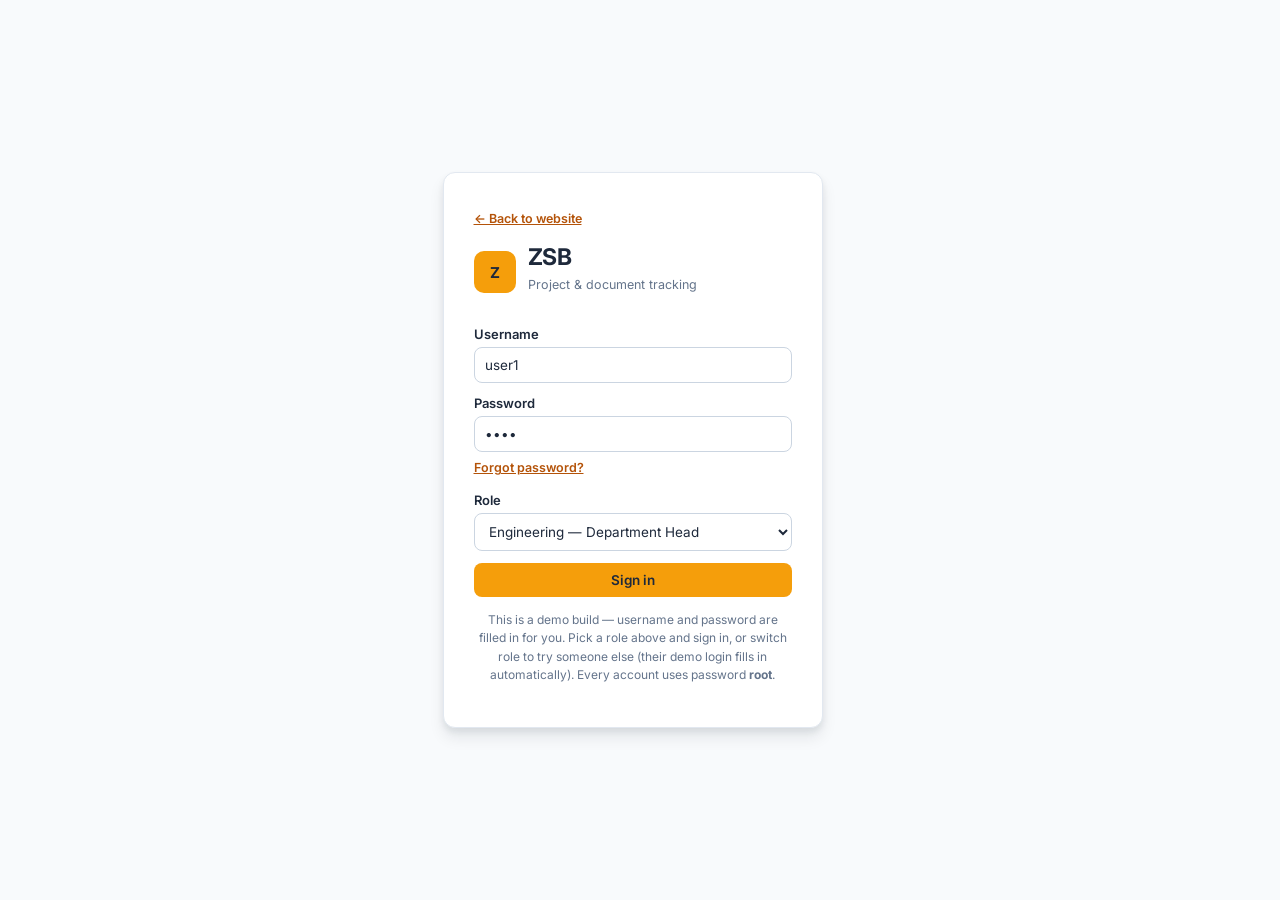
<file: admin-head-detail.html>
<!doctype html>
<html lang="en-GB">
<head>
  <meta charset="utf-8" />
  <meta name="viewport" content="width=device-width, initial-scale=1" />
  <title>Team Status — ZSB</title>
  <link rel="stylesheet" href="assets/style.css" />
</head>
<body>
  <div class="app-shell">
    <aside class="sidebar">
      <div class="sidebar-brand">
        <span class="brand-mark">Z</span>
        <strong>ZSB</strong>
      </div>

      <nav class="nav-list" id="navList"></nav>

      <div class="sidebar-note">
        <strong>Demo build</strong>
        Sample data. Engineering, Tenders and Store &amp; Inventory show real records — General has no workspace built yet.
      </div>
    </aside>

    <div class="main-area">
      <header class="topbar">
        <div></div>
        <div class="user-box">
          <div class="user-avatar" id="userAvatar"></div>
          <div class="user-identity">
            <span id="userName"></span>
            <span class="role-tag">Admin</span>
          </div>
          <a href="profile.html" class="btn btn-ghost btn-sm">Profile</a>
          <button class="btn btn-ghost btn-sm" id="logoutBtn">Log out</button>
        </div>
      </header>

      <main class="container">
        <p class="eyebrow"><a href="admin-team-status.html" class="btn-link">← Team Status</a></p>
        <div style="display:flex; align-items:center; gap:14px; margin-bottom:20px;">
          <div class="user-avatar" id="headAvatar"></div>
          <div>
            <h1 id="headName" style="margin:0;">—</h1>
            <p class="muted" id="headSubtitle" style="margin:2px 0 0;"></p>
          </div>
        </div>

        <div id="statusCard"></div>

        <div class="layout-grid stretch" style="margin-top:20px;">
          <section class="card main-col">
            <div class="card-head">
              <h2>Assigned projects</h2>
            </div>
            <div id="projectsList"></div>
          </section>

          <aside class="card side-col">
            <nav class="tabs" id="detailTabs" style="margin-bottom:12px;">
              <button class="tab-btn" data-tab="inbox">Inbox</button>
              <button class="tab-btn active" data-tab="admin">To Admin</button>
              <button class="tab-btn" data-tab="heads">To other heads</button>
            </nav>
            <div id="detailPanel"></div>
          </aside>
        </div>
      </main>
    </div>
  </div>

  <div class="toast" id="toast" hidden></div>

  <script src="assets/data.js"></script>
  <script src="assets/admin-head-detail.js"></script>
</body>
</html>
</file>
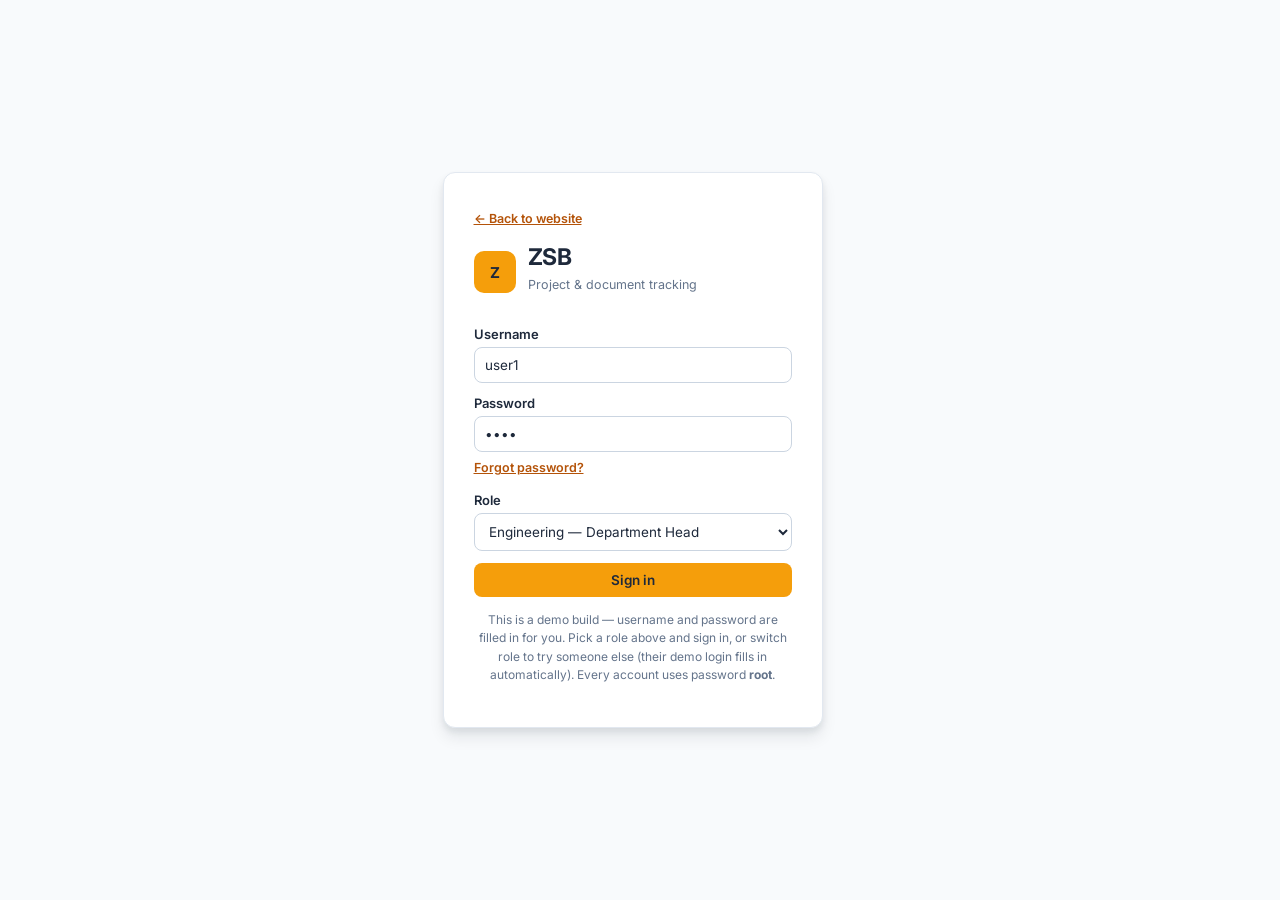
<file: admin-reports.html>
<!doctype html>
<html lang="en-GB">
<head>
  <meta charset="utf-8" />
  <meta name="viewport" content="width=device-width, initial-scale=1" />
  <title>Project Report — ZSB</title>
  <link rel="stylesheet" href="assets/style.css" />
</head>
<body>
  <div class="app-shell">
    <aside class="sidebar">
      <div class="sidebar-brand">
        <span class="brand-mark">Z</span>
        <strong>ZSB</strong>
      </div>

      <nav class="nav-list" id="navList"></nav>

      <div class="sidebar-note">
        <strong>Demo build</strong>
        Sample data. Engineering, Tenders and Store &amp; Inventory show real records — General has no workspace built yet.
      </div>
    </aside>

    <div class="main-area">
      <header class="topbar">
        <div></div>
        <div class="user-box">
          <div class="user-avatar" id="userAvatar"></div>
          <div class="user-identity">
            <span id="userName"></span>
            <span class="role-tag">Admin</span>
          </div>
          <a href="profile.html" class="btn btn-ghost btn-sm">Profile</a>
          <button class="btn btn-ghost btn-sm" id="logoutBtn">Log out</button>
        </div>
      </header>

      <main class="container">
        <div class="project-head">
          <div>
            <p class="eyebrow">ADMIN VIEW</p>
            <h1>Project Report</h1>
            <p class="muted" id="projectContextLine"></p>
          </div>
          <div style="display:flex; align-items:center; gap:10px; flex-wrap:wrap;">
            <select id="projectSelect"></select>
            <span class="badge" id="statusBadge"></span>
            <button class="btn btn-secondary btn-sm" id="editProjectBtn">Edit</button>
            <button class="btn btn-ghost btn-sm" id="deleteProjectBtn">Delete</button>
            <button class="btn btn-primary btn-sm" id="newProjectBtn">+ New project</button>
          </div>
        </div>

        <div class="stat-row" id="statRow"></div>

        <section class="card" id="completionCard" style="margin-bottom:20px;"></section>

        <div class="layout-grid stretch">
          <section class="card main-col">
            <div class="dept-tabs" id="deptTabs"></div>
            <div id="deptContent"></div>
          </section>

          <aside class="card side-col">
            <div class="card-head">
              <div class="card-head-title">
                <span class="card-icon amber">
                  <svg class="icon" viewBox="0 0 24 24" fill="none" stroke="currentColor" stroke-width="2" stroke-linecap="round" stroke-linejoin="round"><path d="M20 21v-2a4 4 0 0 0-4-4H8a4 4 0 0 0-4 4v2"/><circle cx="12" cy="7" r="4"/></svg>
                </span>
                <h2>Department Head</h2>
              </div>
            </div>
            <div id="headStatusBody"></div>
          </aside>
        </div>
      </main>
    </div>
  </div>

  <!-- Activity detail modal — read-only view of one activity's progress, checklist,
       files and history, opened from the "View" action on the Engineering/Tenders table -->
  <div class="modal-overlay" id="docDetailModal">
    <div class="modal" style="max-width:720px;">
      <div style="display:flex; align-items:center; justify-content:space-between; gap:10px;">
        <h3 id="docDetailLabel" style="margin:0;"></h3>
        <span class="badge" id="docDetailBadge"></span>
      </div>
      <p class="muted small" id="docDetailMeta" style="margin-top:-6px;"></p>

      <div class="task-progress-summary">
        <div class="progress-track"><div class="progress-fill" id="docDetailProgressFill" style="width:0%"></div></div>
        <p class="muted small" id="docDetailProgressLabel"></p>
      </div>

      <h4 style="margin:18px 0 8px; font-size:13px;">Checklist</h4>
      <ul class="task-list" id="docDetailTaskList"></ul>

      <h4 style="margin:18px 0 8px; font-size:13px;">Files</h4>
      <div id="docDetailFiles"></div>

      <h4 style="margin:18px 0 8px; font-size:13px;">History</h4>
      <ul class="activity-feed" id="docDetailHistory" style="max-height:180px;"></ul>

      <div class="modal-actions">
        <button class="btn btn-secondary" data-close-modal="docDetailModal">Close</button>
      </div>
    </div>
  </div>

  <!-- New / Edit project modal — one shared form, toggled by projectModalMode -->
  <div class="modal-overlay" id="projectModal">
    <div class="modal">
      <h3 id="projectModalTitle">New project</h3>
      <label>Project name
        <input type="text" id="projectNameInput" placeholder="e.g. Construction of New OPD Block – Swabi" />
      </label>
      <label>Client
        <input type="text" id="projectClientInput" placeholder="e.g. Meridian Construction Ltd" />
      </label>
      <label>Project code
        <input type="text" id="projectCodeInput" placeholder="e.g. ENG-2026-101" />
      </label>
      <label>Status
        <select id="projectStatusInput">
          <option value="pending">Pending</option>
          <option value="in_progress">Active</option>
          <option value="delayed">Delayed</option>
          <option value="closed">Completed</option>
        </select>
      </label>
      <label>Logo colour
        <input type="color" id="projectLogoInput" value="#1d4ed8" />
      </label>
      <p class="error" id="projectModalError" hidden></p>
      <div class="modal-actions">
        <button class="btn btn-secondary" data-close-modal="projectModal">Cancel</button>
        <button class="btn btn-primary" id="saveProjectBtn">Save</button>
      </div>
    </div>
  </div>

  <div class="toast" id="toast" hidden></div>

  <script src="assets/data.js"></script>
  <script src="assets/admin.js"></script>
</body>
</html>
</file>
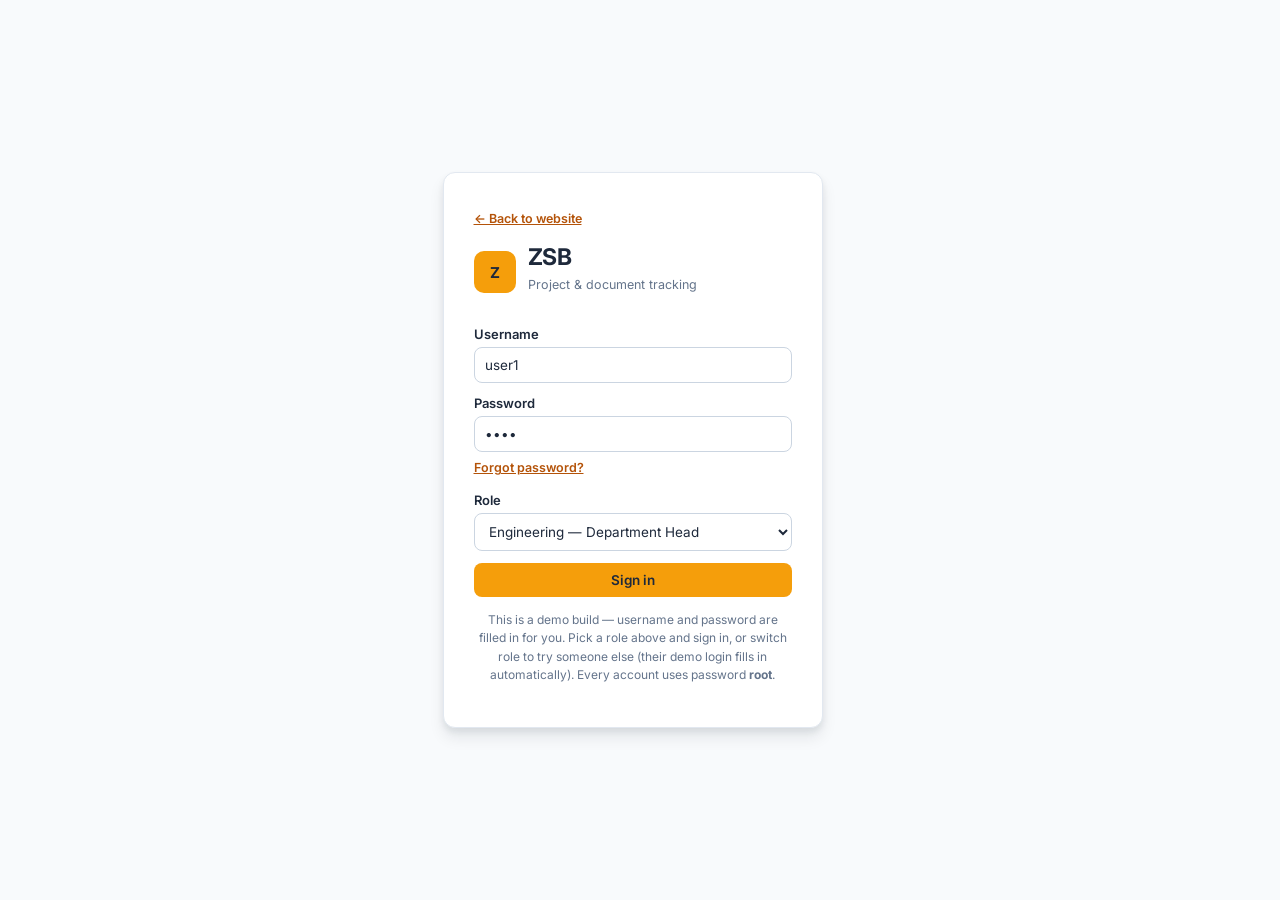
<file: admin-team-status.html>
<!doctype html>
<html lang="en-GB">
<head>
  <meta charset="utf-8" />
  <meta name="viewport" content="width=device-width, initial-scale=1" />
  <title>Team Status — ZSB</title>
  <link rel="stylesheet" href="assets/style.css" />
</head>
<body>
  <div class="app-shell">
    <aside class="sidebar">
      <div class="sidebar-brand">
        <span class="brand-mark">Z</span>
        <strong>ZSB</strong>
      </div>

      <nav class="nav-list" id="navList"></nav>

      <div class="sidebar-note">
        <strong>Demo build</strong>
        Sample data. Engineering, Tenders and Store &amp; Inventory show real records — General has no workspace built yet.
      </div>
    </aside>

    <div class="main-area">
      <header class="topbar">
        <div></div>
        <div class="user-box">
          <div class="user-avatar" id="userAvatar"></div>
          <div class="user-identity">
            <span id="userName"></span>
            <span class="role-tag">Admin</span>
          </div>
          <a href="profile.html" class="btn btn-ghost btn-sm">Profile</a>
          <button class="btn btn-ghost btn-sm" id="logoutBtn">Log out</button>
        </div>
      </header>

      <main class="container">
        <p class="eyebrow">ADMIN VIEW</p>
        <h1>Team Status</h1>
        <p class="muted" style="margin-bottom:20px;">What every department head has done today, across all their projects — and why, when they haven't.</p>

        <div class="stat-row" id="statRow"></div>

        <div class="grid-cards stretch" id="headCards"></div>
      </main>
    </div>
  </div>

  <div class="toast" id="toast" hidden></div>

  <script src="assets/data.js"></script>
  <script src="assets/admin-team-status.js"></script>
</body>
</html>
</file>
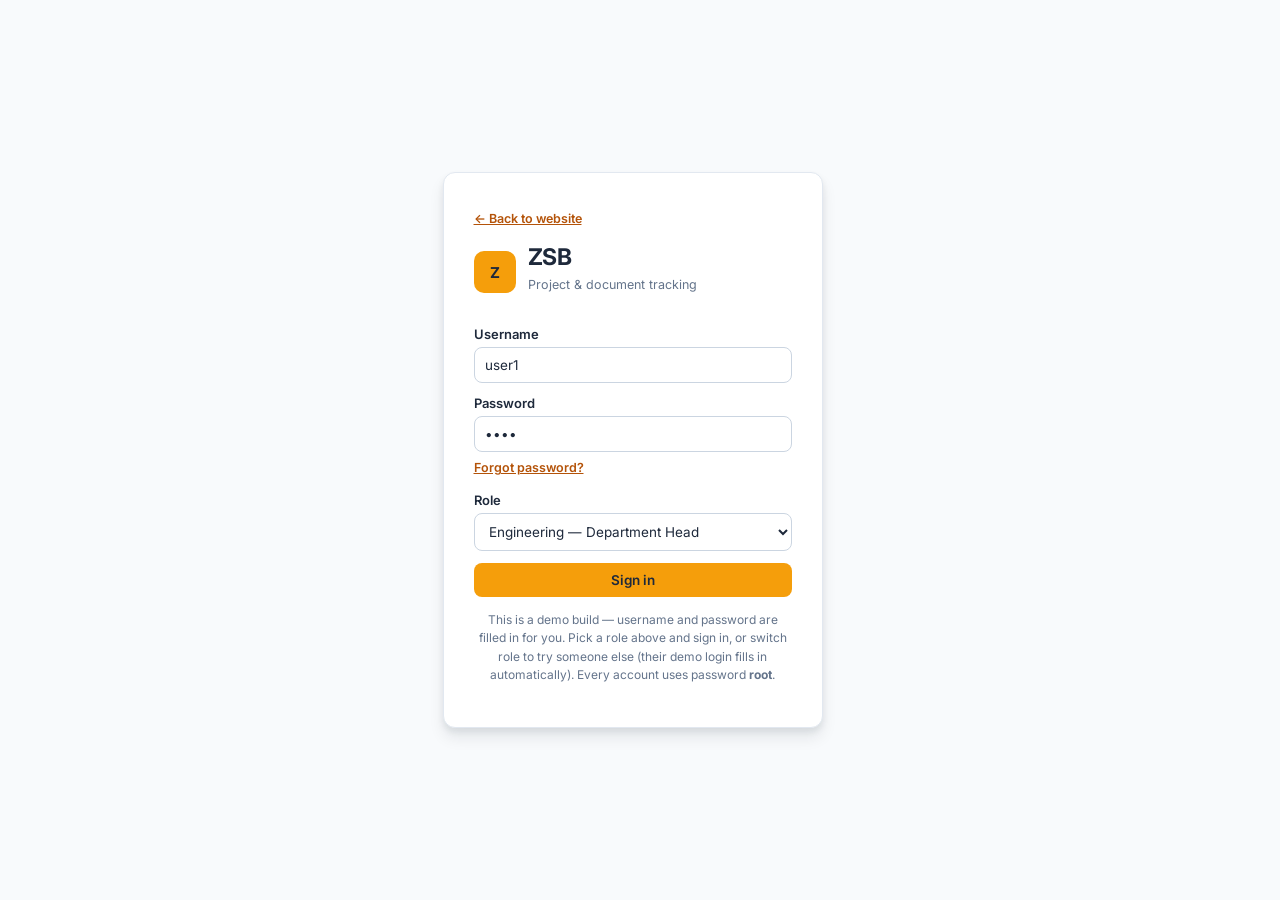
<file: dashboard.html>
<!doctype html>
<html lang="en-GB">
<head>
  <meta charset="utf-8" />
  <meta name="viewport" content="width=device-width, initial-scale=1" />
  <title>Dashboard — ZSB</title>
  <link rel="stylesheet" href="assets/style.css" />
</head>
<body>
  <div class="app-shell">
    <aside class="sidebar">
      <div class="sidebar-brand">
        <span class="brand-mark">Z</span>
        <strong>ZSB</strong>
      </div>

      <nav class="nav-list" id="navList"></nav>

      <div class="sidebar-note" id="sidebarNote"></div>
    </aside>

    <div class="main-area">
      <header class="topbar">
        <div></div>
        <div class="user-box">
          <div class="user-avatar" id="userAvatar"></div>
          <div class="user-identity">
            <span id="userName"></span>
            <span class="role-tag" id="roleTag"></span>
          </div>
          <a href="profile.html" class="btn btn-ghost btn-sm">Profile</a>
          <button class="btn btn-ghost btn-sm" id="logoutBtn">Log out</button>
        </div>
      </header>

      <main class="container">
        <div class="page-head">
          <div>
            <h1>Dashboard</h1>
            <p class="muted">An overview of every project you're assigned to.</p>
          </div>
        </div>

        <section class="block">
          <div class="section-title"><h2>Alerts</h2></div>
          <div class="alert-list" id="alertList"></div>
        </section>

        <section class="block">
          <div class="section-title">
            <div>
              <h2>Projects &amp; Activity</h2>
              <p class="muted small">Where things stand across everything assigned to you.</p>
            </div>
          </div>
          <div class="layout-grid stretch">
            <section class="card main-col">
              <div class="card-head">
                <div class="card-head-title">
                  <span class="card-icon blue">
                    <svg class="icon" viewBox="0 0 24 24" fill="none" stroke="currentColor" stroke-width="2" stroke-linecap="round" stroke-linejoin="round"><path d="M3 7a2 2 0 0 1 2-2h4l2 2h8a2 2 0 0 1 2 2v8a2 2 0 0 1-2 2H5a2 2 0 0 1-2-2z"/></svg>
                  </span>
                  <h2>My Projects</h2>
                </div>
              </div>
              <p class="muted small">Open a project to work in your department, or check in on any other.</p>
              <div class="table-scroll">
                <table class="doc-table">
                  <thead>
                    <tr>
                      <th>Project</th>
                      <th>Status</th>
                      <th>Last update</th>
                      <th></th>
                    </tr>
                  </thead>
                  <tbody id="projectsTableBody"></tbody>
                </table>
              </div>
            </section>

            <aside class="card side-col">
              <div class="card-head">
                <div class="card-head-title">
                  <span class="card-icon teal">
                    <svg class="icon" viewBox="0 0 24 24" fill="none" stroke="currentColor" stroke-width="2" stroke-linecap="round" stroke-linejoin="round"><path d="M22 12h-4l-3 9L9 3l-3 9H2"/></svg>
                  </span>
                  <h2>Team &amp; Activity</h2>
                </div>
              </div>

              <nav class="tabs" id="teamTabs" style="margin-bottom:12px;">
                <button class="tab-btn active" data-team-tab="activity">Activity</button>
                <button class="tab-btn" data-team-tab="inbox">Inbox <span class="badge badge-progress" id="inboxCount" hidden></span></button>
                <button class="tab-btn" data-team-tab="send">Send</button>
              </nav>

              <div class="tab-panel" data-team-panel="activity">
                <p class="muted small">Activity updates and site reports across all your projects.</p>
                <ul class="activity-feed" id="recentFeed"></ul>
              </div>

              <div class="tab-panel" data-team-panel="inbox" hidden>
                <p class="muted small">Instructions from Admin and requests from other department heads, together.</p>
                <ul class="activity-feed" id="inboxList"></ul>
              </div>

              <div class="tab-panel" data-team-panel="send" hidden>
                <p class="muted small">A quick message, a request to another department, or something that needs formal sign-off from Admin — pick who this goes to and what it is.</p>
                <form id="sendForm">
                  <label>Send to
                    <select id="sendTo"></select>
                  </label>

                  <div id="sendCategoryWrap">
                    <label>What is this?
                      <select id="sendCategory">
                        <option value="Message">General message</option>
                        <option value="Material Request">Material Request</option>
                        <option value="Expense">Expense</option>
                        <option value="Purchase Order">Purchase Order</option>
                      </select>
                    </label>
                  </div>

                  <div id="sendProjectWrap">
                    <label>Project
                      <select id="sendProject"></select>
                    </label>
                  </div>

                  <div id="messageFields">
                    <label>Message
                      <textarea id="sendMessage" rows="3" placeholder="Describe the issue, message, or hurdle…"></textarea>
                    </label>
                  </div>

                  <div id="approvalFields" hidden>
                    <label>Title / details
                      <input type="text" id="sendTitle" placeholder="e.g. Steel 40 tons — Block C" />
                    </label>
                    <label>Route to
                      <select id="sendRoutedTo">
                        <option value="Finance">Finance</option>
                        <option value="Project Manager">Project Manager</option>
                        <option value="Management">Management</option>
                      </select>
                    </label>
                  </div>

                  <button type="submit" class="btn btn-primary btn-sm" style="margin-top:8px;">Send</button>
                </form>
                <p class="muted small" style="margin:14px 0 6px;">Sent by you</p>
                <ul class="activity-feed" id="sentByYouList"></ul>
              </div>
            </aside>
          </div>
        </section>
      </main>
    </div>
  </div>

  <div class="toast" id="toast" hidden></div>

  <script src="assets/data.js"></script>
  <script src="assets/dashboard.js"></script>
</body>
</html>
</file>
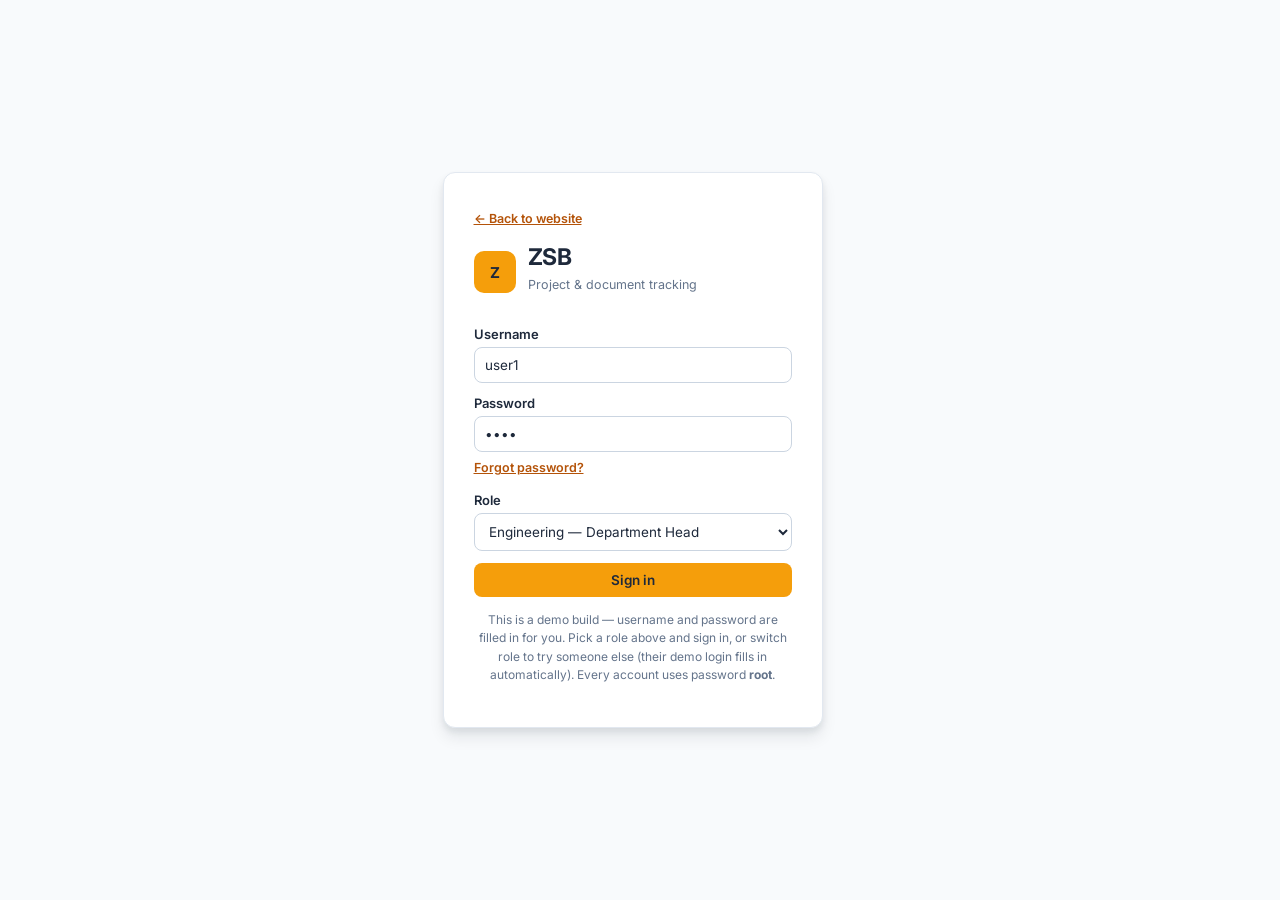
<file: engineering.html>
<!doctype html>
<html lang="en-GB">
<head>
  <meta charset="utf-8" />
  <meta name="viewport" content="width=device-width, initial-scale=1" />
  <title>Engineering — ZSB</title>
  <link rel="stylesheet" href="assets/style.css" />
</head>
<body>
  <div class="app-shell">
    <aside class="sidebar">
      <div class="sidebar-brand">
        <span class="brand-mark">Z</span>
        <strong>ZSB</strong>
      </div>

      <nav class="nav-list" id="navList"></nav>

      <div class="sidebar-note" id="sidebarNote"></div>
    </aside>

    <div class="main-area">
      <header class="topbar">
        <div></div>
        <div class="user-box">
          <div class="user-avatar" id="userAvatar"></div>
          <div class="user-identity">
            <span id="userName"></span>
            <span class="role-tag" id="roleTag"></span>
          </div>
          <a href="profile.html" class="btn btn-ghost btn-sm">Profile</a>
          <button class="btn btn-ghost btn-sm" id="logoutBtn">Log out</button>
        </div>
      </header>

      <main class="container">
        <div class="project-head">
          <div>
            <p class="eyebrow">ENGINEERING</p>
            <h1>Engineering</h1>
            <p class="muted" id="projectContextLine"></p>
          </div>
          <div style="display:flex; align-items:center; gap:14px;">
            <select id="projectSelect"></select>
            <span class="badge" id="statusBadge"></span>
          </div>
        </div>

        <div id="deptBanner"></div>
        <div id="statusBanner"></div>

        <nav class="tabs" id="tabs">
          <button class="tab-btn active" data-tab="documents">Activities</button>
          <button class="tab-btn" data-tab="reports">Site Reports</button>
        </nav>

        <!-- Activities -->
        <section class="tab-panel" data-panel="documents">
          <div class="section-title">
            <h2>Engineering activities</h2>
            <button class="btn btn-primary btn-sm" id="newDocBtn">+ New activity</button>
          </div>
          <div class="filter-row" id="typeFilterRow" style="margin-bottom:16px;"></div>
          <div class="card">
            <div class="table-scroll">
              <table class="doc-table">
                <thead>
                  <tr>
                    <th>Type</th>
                    <th>Title</th>
                    <th class="progress-cell">Progress</th>
                    <th>Status</th>
                    <th>Files</th>
                    <th>Last updated</th>
                    <th>Actions</th>
                  </tr>
                </thead>
                <tbody id="docTableBody"></tbody>
              </table>
            </div>
          </div>
        </section>

        <!-- Site Reports -->
        <section class="tab-panel" data-panel="reports" hidden>
          <div class="layout-grid">
            <div class="card main-col">
              <h2>Post today's site report</h2>
              <p class="muted small">Share a quick summary of today's work — this doesn't need to be tied to a specific activity.</p>
              <form id="reportForm" class="report-form">
                <textarea id="reportNote" placeholder="e.g. Concrete pour completed for column line C, rebar inspection done for next pour, no safety incidents…" required></textarea>
                <div class="modal-actions" style="justify-content:flex-start; margin-top:10px;">
                  <button type="submit" class="btn btn-primary" id="postReportBtn">Post report</button>
                </div>
              </form>
            </div>
            <aside class="card side-col">
              <h2>Previous reports</h2>
              <ul class="activity-feed" id="reportsFeed"></ul>
            </aside>
          </div>
        </section>
      </main>
    </div>
  </div>

  <!-- Tasks modal — an activity's checklist drives its progress -->
  <div class="modal-overlay" id="tasksModal">
    <div class="modal" style="max-width:700px;">
      <h3 id="tasksDocLabel"></h3>
      <p class="muted small" id="tasksDocMeta" style="margin-top:-6px;"></p>

      <div class="task-progress-summary">
        <div class="progress-track"><div class="progress-fill" id="tasksProgressFill" style="width:0%"></div></div>
        <p class="muted small" id="tasksProgressLabel"></p>
      </div>

      <ul class="task-list" id="taskList"></ul>

      <form id="addTaskForm">
        <label>Add a task
          <input type="text" id="newTaskTitle" placeholder="e.g. Reviewed by planning engineer" />
        </label>
        <label class="checkbox-inline">
          <input type="checkbox" id="newTaskFinal" />
          <span>This is the final task — completing it finishes the activity</span>
        </label>
        <div class="modal-actions" style="justify-content:flex-start; margin-top:2px;">
          <button type="submit" class="btn btn-secondary btn-sm">+ Add task</button>
        </div>
      </form>
      <p class="muted small" id="tasksReadOnlyNote" hidden>You're viewing this read-only — only Engineering's own head can add or change tasks here.</p>

      <div class="modal-actions">
        <button class="btn btn-secondary" data-close-modal="tasksModal">Close</button>
      </div>
    </div>
  </div>

  <!-- New activity modal -->
  <div class="modal-overlay" id="newDocModal">
    <div class="modal">
      <h3>New activity</h3>
      <label>Activity type
        <select id="newDocType"></select>
      </label>
      <p class="muted small" id="newDocTypeNote" style="margin-top:-6px;"></p>
      <label id="newDocTypeOtherWrap" hidden>Custom type name
        <input type="text" id="newDocTypeOther" placeholder="e.g. NOC, Site Instruction" />
      </label>
      <label>Title
        <input type="text" id="newDocTitle" placeholder="e.g. IPC — September" required />
      </label>
      <label>Files (optional)
        <input type="file" id="newDocFiles" multiple />
      </label>
      <p class="muted small" id="newDocChecklistNote"></p>
      <div class="modal-actions">
        <button class="btn btn-secondary" data-close-modal="newDocModal">Cancel</button>
        <button class="btn btn-primary" id="confirmNewDoc">Create activity</button>
      </div>
    </div>
  </div>

  <div class="toast" id="toast" hidden></div>

  <script src="assets/data.js"></script>
  <script src="assets/engineering.js"></script>
</body>
</html>
</file>
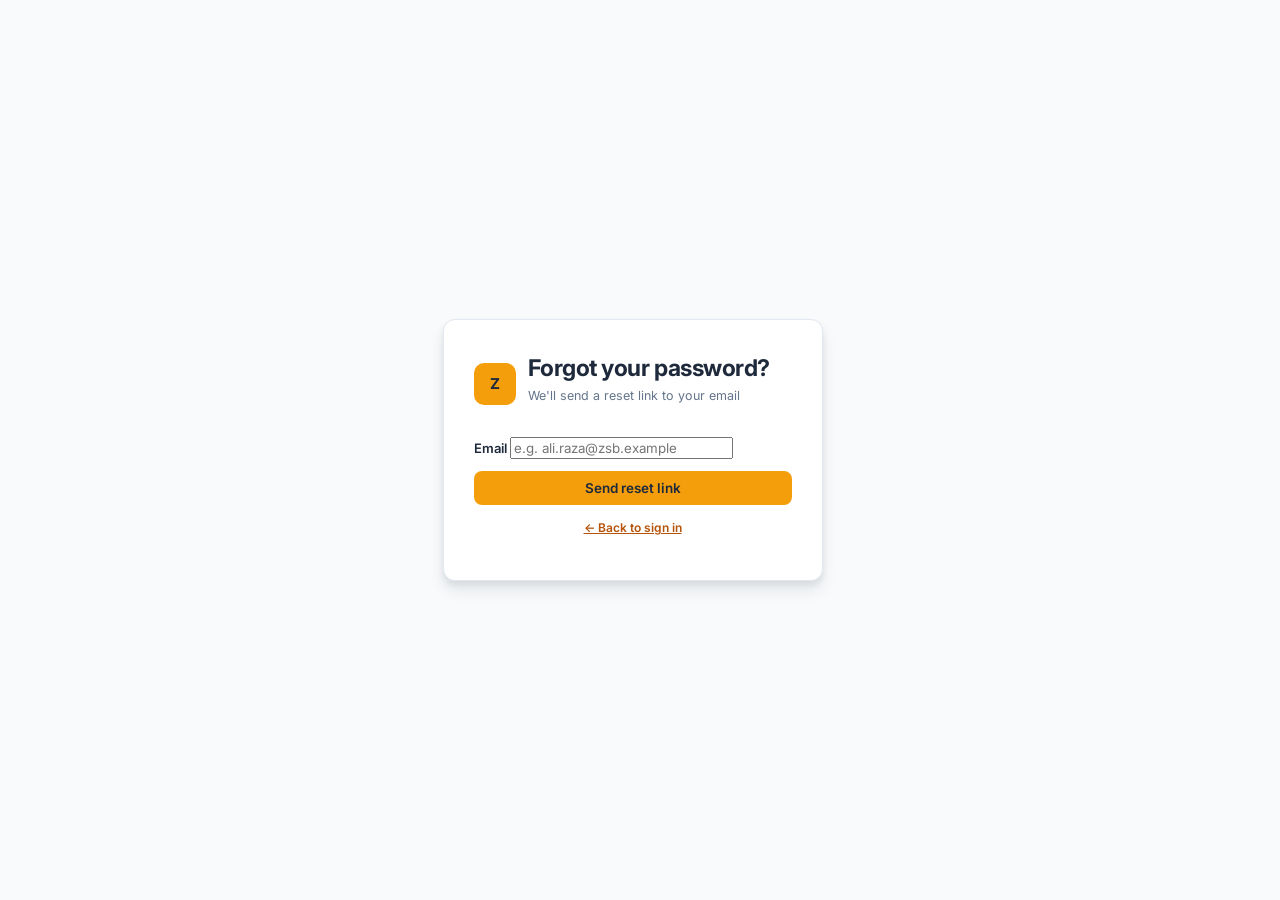
<file: forgot-password.html>
<!doctype html>
<html lang="en-GB">
<head>
  <meta charset="utf-8" />
  <meta name="viewport" content="width=device-width, initial-scale=1" />
  <title>Forgot password — ZSB</title>
  <link rel="stylesheet" href="assets/style.css" />
</head>
<body>
  <div class="auth-page">
    <div class="auth-card">
      <div class="brand">
        <div class="brand-mark">Z</div>
        <div>
          <h1>Forgot your password?</h1>
          <p class="muted small">We'll send a reset link to your email</p>
        </div>
      </div>

      <form id="forgotForm" novalidate>
        <label>Email
          <input type="email" id="email" placeholder="e.g. ali.raza@zsb.example" autocomplete="email" required />
        </label>

        <p class="error" id="forgotError" hidden></p>

        <button type="submit" class="btn btn-primary btn-block">Send reset link</button>
      </form>

      <div id="sentState" hidden>
        <div class="banner success">
          If an account exists for that email, we've sent a link to reset the password. It expires in 30 minutes.
        </div>
        <div class="banner info" id="demoLinkBox" style="margin-top:10px;" hidden>
          <span>
            <strong>Demo mode:</strong> this prototype has no real email sending, so here's the link that would
            otherwise land in your inbox —
            <a href="#" id="demoLink" class="btn-link">open reset link</a>.
          </span>
        </div>
      </div>

      <p class="hint muted"><a href="login.html" class="btn-link">← Back to sign in</a></p>
    </div>
  </div>

  <script src="assets/data.js"></script>
  <script src="assets/forgot-password.js"></script>
</body>
</html>
</file>
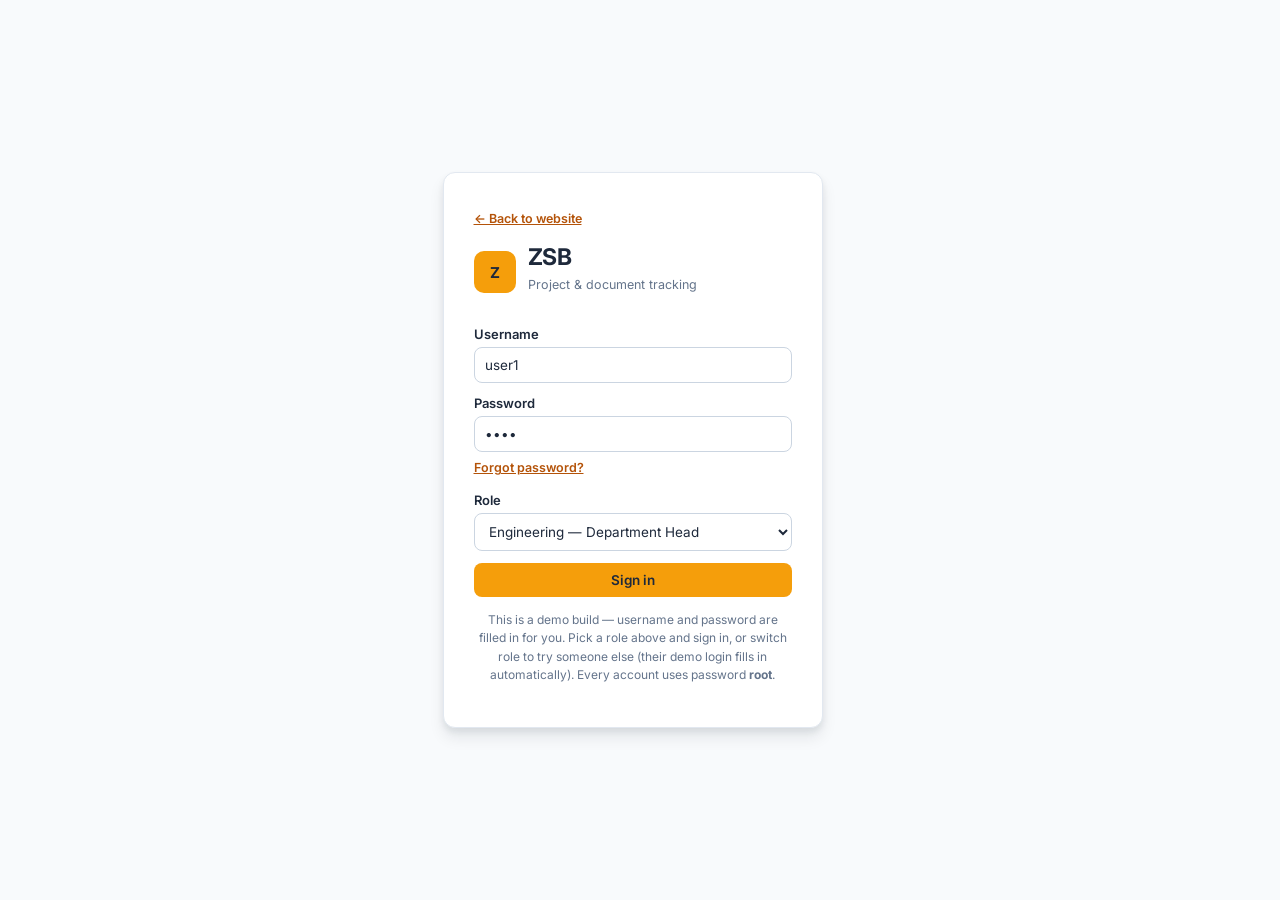
<file: login.html>
<!doctype html>
<html lang="en-GB">
<head>
  <meta charset="utf-8" />
  <meta name="viewport" content="width=device-width, initial-scale=1" />
  <title>Sign in — ZSB</title>
  <link rel="stylesheet" href="assets/style.css" />
</head>
<body>
  <div class="auth-page">
    <div class="auth-card">
      <p style="margin:0 0 14px;"><a href="index.html" class="btn-link" style="font-size:12.5px;">← Back to website</a></p>
      <div class="brand">
        <div class="brand-mark">Z</div>
        <div>
          <h1>ZSB</h1>
          <p class="muted small">Project &amp; document tracking</p>
        </div>
      </div>

      <form id="loginForm" novalidate>
        <label>Username
          <input type="text" id="username" placeholder="e.g. user1" autocomplete="username" required />
        </label>
        <label>Password
          <input type="password" id="password" placeholder="••••••••" autocomplete="current-password" required />
        </label>
        <p style="margin:-8px 0 14px;"><a href="forgot-password.html" class="btn-link" style="font-size:12.5px;">Forgot password?</a></p>
        <label>Role
          <select id="role" required>
            <option value="engineering_head">Engineering — Department Head</option>
            <option value="tenders_head">Tenders — Department Head</option>
            <option value="store_head">Store &amp; Inventory — Department Head</option>
            <option value="admin">Admin</option>
            <option value="accountant">Accountant</option>
          </select>
        </label>

        <p class="error" id="loginError" hidden></p>

        <button type="submit" class="btn btn-primary btn-block">Sign in</button>
      </form>

      <p class="hint muted">
        This is a demo build — username and password are filled in for you. Pick a role above and sign in, or switch
        role to try someone else (their demo login fills in automatically). Every account uses password
        <strong>root</strong>.
      </p>
    </div>
  </div>

  <script src="assets/data.js"></script>
  <script src="assets/login.js"></script>
</body>
</html>
</file>
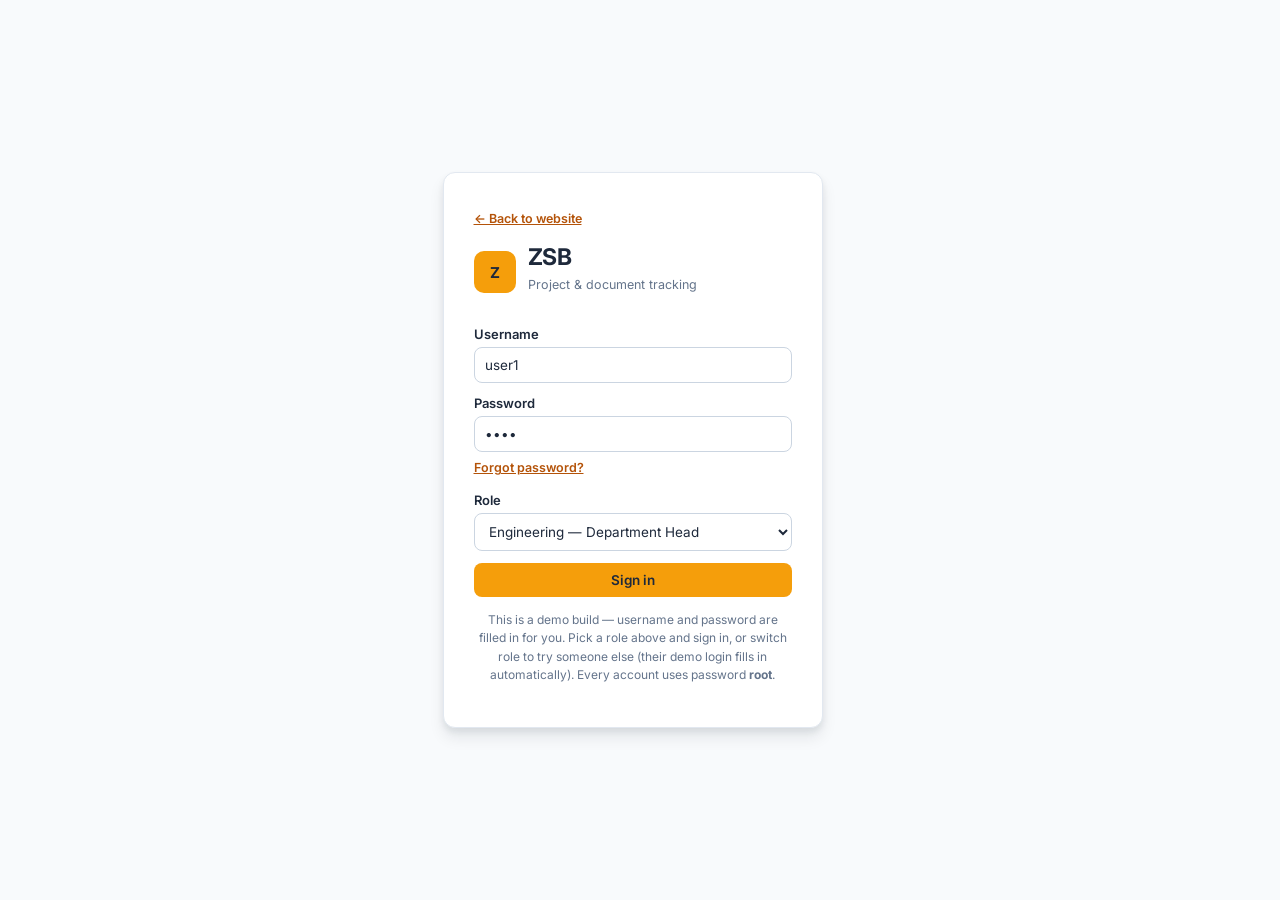
<file: profile.html>
<!doctype html>
<html lang="en-GB">
<head>
  <meta charset="utf-8" />
  <meta name="viewport" content="width=device-width, initial-scale=1" />
  <title>My Profile — ZSB</title>
  <link rel="stylesheet" href="assets/style.css" />
</head>
<body>
  <div class="app-shell">
    <aside class="sidebar">
      <div class="sidebar-brand">
        <span class="brand-mark">Z</span>
        <strong>ZSB</strong>
      </div>

      <nav class="nav-list" id="navList"></nav>

      <div class="sidebar-note" id="sidebarNote"></div>
    </aside>

    <div class="main-area">
      <header class="topbar">
        <div></div>
        <div class="user-box">
          <div class="user-avatar" id="userAvatar"></div>
          <div class="user-identity">
            <span id="userName"></span>
            <span class="role-tag" id="roleTag"></span>
          </div>
          <button class="btn btn-ghost btn-sm" id="logoutBtn">Log out</button>
        </div>
      </header>

      <main class="container">
        <div class="page-head">
          <div>
            <h1>My Profile</h1>
            <p class="muted">Your account details and password.</p>
          </div>
        </div>

        <div class="layout-grid">
          <section class="card main-col">
            <div class="card-head">
              <h2>Account details</h2>
            </div>
            <div class="profile-row"><span class="profile-label">Name</span><span id="profName"></span></div>
            <div class="profile-row"><span class="profile-label">Username</span><span id="profUsername"></span></div>
            <div class="profile-row"><span class="profile-label">Email</span><span id="profEmail"></span></div>
            <div class="profile-row"><span class="profile-label">Role</span><span id="profRole"></span></div>
            <p class="muted small" style="margin-top:14px;">
              Name, username and email are managed by Admin in this prototype — get in touch if any of this needs correcting.
            </p>
          </section>

          <aside class="card side-col">
            <div class="card-head">
              <h2>Change password</h2>
            </div>
            <form id="changePasswordForm">
              <label>Current password
                <input type="password" id="currentPassword" autocomplete="current-password" required />
              </label>
              <label>New password
                <input type="password" id="newPassword" autocomplete="new-password" required />
              </label>
              <label>Confirm new password
                <input type="password" id="confirmPassword" autocomplete="new-password" required />
              </label>

              <p class="error" id="passwordError" hidden></p>

              <button type="submit" class="btn btn-primary btn-sm">Update password</button>
            </form>
          </aside>
        </div>
      </main>
    </div>
  </div>

  <div class="toast" id="toast" hidden></div>

  <script src="assets/data.js"></script>
  <script src="assets/profile.js"></script>
</body>
</html>
</file>
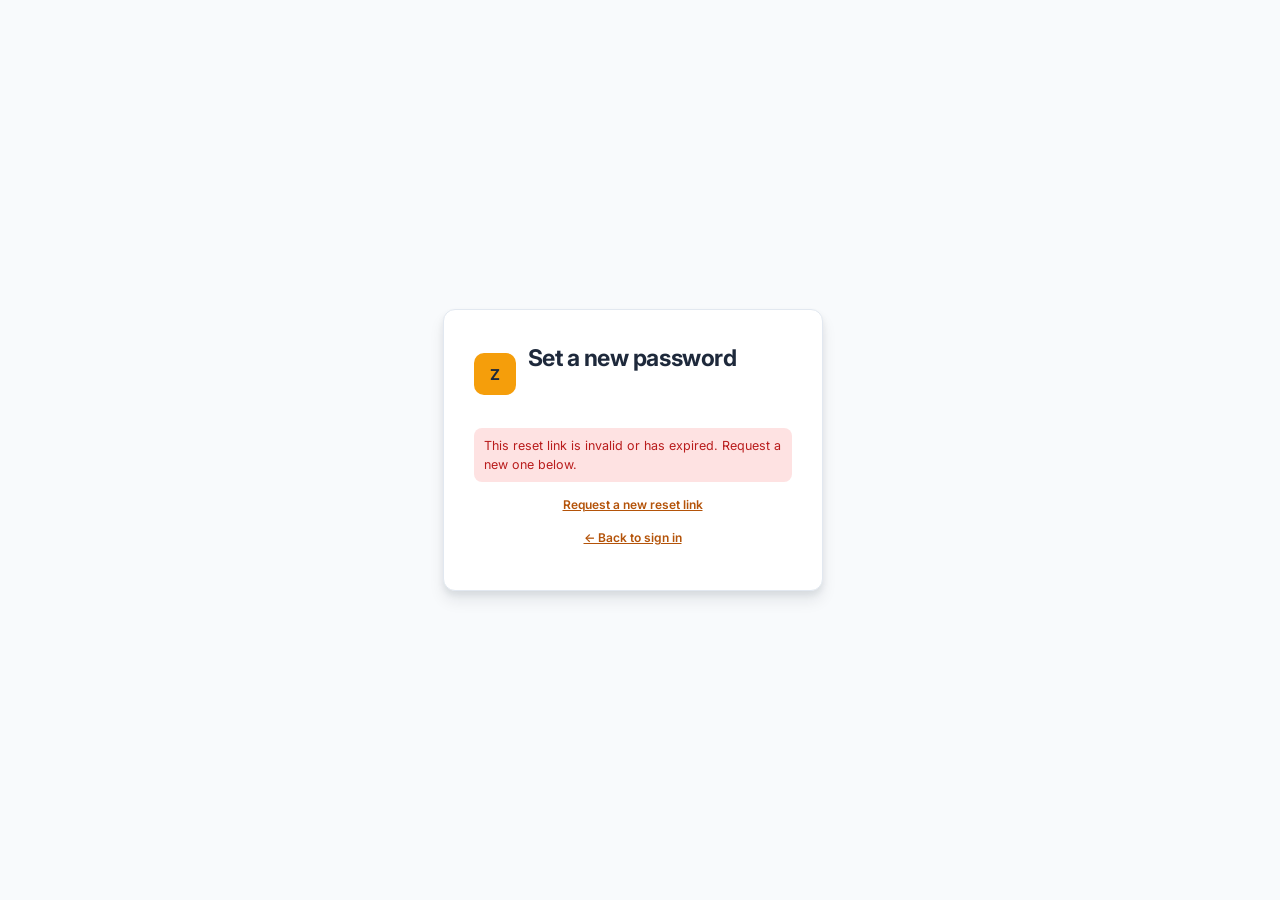
<file: reset-password.html>
<!doctype html>
<html lang="en-GB">
<head>
  <meta charset="utf-8" />
  <meta name="viewport" content="width=device-width, initial-scale=1" />
  <title>Reset password — ZSB</title>
  <link rel="stylesheet" href="assets/style.css" />
</head>
<body>
  <div class="auth-page">
    <div class="auth-card">
      <div class="brand">
        <div class="brand-mark">Z</div>
        <div>
          <h1>Set a new password</h1>
          <p class="muted small" id="forEmail">&nbsp;</p>
        </div>
      </div>

      <div id="invalidState" hidden>
        <p class="error" id="invalidMessage"></p>
        <p class="hint muted"><a href="forgot-password.html" class="btn-link">Request a new reset link</a></p>
      </div>

      <form id="resetForm" novalidate hidden>
        <label>New password
          <input type="password" id="newPassword" placeholder="••••••••" autocomplete="new-password" required />
        </label>
        <label>Confirm new password
          <input type="password" id="confirmPassword" placeholder="••••••••" autocomplete="new-password" required />
        </label>

        <p class="error" id="resetError" hidden></p>

        <button type="submit" class="btn btn-primary btn-block">Reset password</button>
      </form>

      <div id="doneState" hidden>
        <div class="banner success">Your password has been reset. You can now sign in with it.</div>
        <p class="hint muted"><a href="login.html" class="btn-link">Continue to sign in →</a></p>
      </div>

      <p class="hint muted" id="backLink"><a href="login.html" class="btn-link">← Back to sign in</a></p>
    </div>
  </div>

  <script src="assets/data.js"></script>
  <script src="assets/reset-password.js"></script>
</body>
</html>
</file>
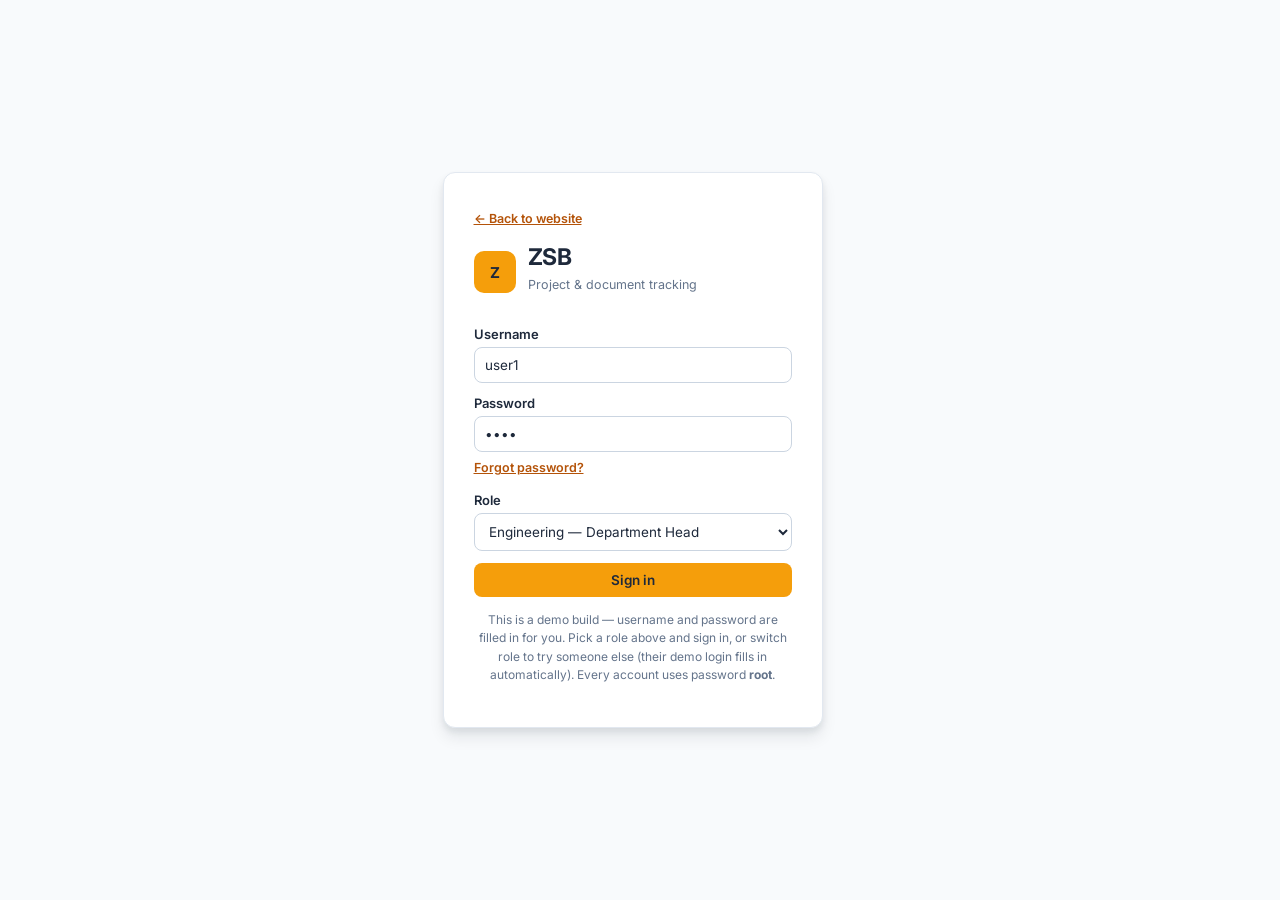
<file: store.html>
<!doctype html>
<html lang="en-GB">
<head>
  <meta charset="utf-8" />
  <meta name="viewport" content="width=device-width, initial-scale=1" />
  <title>Store &amp; Inventory — ZSB</title>
  <link rel="stylesheet" href="assets/style.css" />
</head>
<body>
  <div class="app-shell">
    <aside class="sidebar">
      <div class="sidebar-brand">
        <span class="brand-mark">Z</span>
        <strong>ZSB</strong>
      </div>

      <nav class="nav-list" id="navList"></nav>

      <div class="sidebar-note" id="sidebarNote"></div>
    </aside>

    <div class="main-area">
      <header class="topbar">
        <div></div>
        <div class="user-box">
          <div class="user-avatar" id="userAvatar"></div>
          <div class="user-identity">
            <span id="userName"></span>
            <span class="role-tag" id="roleTag"></span>
          </div>
          <a href="profile.html" class="btn btn-ghost btn-sm">Profile</a>
          <button class="btn btn-ghost btn-sm" id="logoutBtn">Log out</button>
        </div>
      </header>

      <main class="container">
        <div class="project-head">
          <div>
            <p class="eyebrow">INVENTORY</p>
            <h1>Store &amp; Inventory</h1>
            <p class="muted" id="projectContextLine"></p>
          </div>
          <div style="display:flex; align-items:center; gap:14px;">
            <select id="projectSelect"></select>
            <span class="badge" id="statusBadge"></span>
          </div>
        </div>

        <div id="deptBanner"></div>
        <div id="statusBanner"></div>

        <section class="block">
          <div class="section-title">
            <h2>Materials</h2>
            <button class="btn btn-primary btn-sm" id="newMaterialBtn">+ Add material</button>
          </div>
          <div class="card">
            <div class="table-scroll">
              <table class="doc-table">
                <thead>
                  <tr>
                    <th>Material</th>
                    <th class="progress-cell">Remaining</th>
                    <th>In</th>
                    <th>Out</th>
                    <th>Status</th>
                    <th>Actions</th>
                  </tr>
                </thead>
                <tbody id="materialTableBody"></tbody>
              </table>
            </div>
          </div>
        </section>

        <section class="block">
          <div class="section-title">
            <h2>Stock Ledger — In / Out</h2>
            <button class="btn btn-primary btn-sm" id="newMovementBtn">+ Record movement</button>
          </div>
          <div class="card">
            <div class="table-scroll">
              <table class="doc-table">
                <thead>
                  <tr>
                    <th>Date</th>
                    <th>Type</th>
                    <th>Material</th>
                    <th>Qty</th>
                    <th>Description</th>
                    <th>Voucher</th>
                  </tr>
                </thead>
                <tbody id="ledgerBody"></tbody>
              </table>
            </div>
          </div>
        </section>
      </main>
    </div>
  </div>

  <!-- New material modal -->
  <div class="modal-overlay" id="newMaterialModal">
    <div class="modal">
      <h3>New material</h3>
      <label>Material name
        <input type="text" id="newMaterialName" placeholder="e.g. Cement (OPC)" required />
      </label>
      <label>Unit
        <input type="text" id="newMaterialUnit" placeholder="e.g. bags, tons, cft" required />
      </label>
      <label>Opening stock (optional)
        <input type="number" id="newMaterialOpening" min="0" placeholder="0" />
      </label>
      <p class="error" id="newMaterialError" hidden></p>
      <div class="modal-actions">
        <button class="btn btn-secondary" data-close-modal="newMaterialModal">Cancel</button>
        <button class="btn btn-primary" id="confirmNewMaterial">Add material</button>
      </div>
    </div>
  </div>

  <!-- Record stock movement modal -->
  <div class="modal-overlay" id="movementModal">
    <div class="modal">
      <h3>Record stock movement</h3>
      <label>Material
        <select id="movementMaterial"></select>
      </label>
      <label>Movement type
        <select id="movementType">
          <option value="IN">Add inventory — delivery received</option>
          <option value="OUT">Reduce inventory — issued to site</option>
        </select>
      </label>
      <label>Quantity
        <input type="number" id="movementQty" min="1" placeholder="e.g. 500" required />
      </label>
      <label><span id="movementDescriptionLabel">Reason / description</span>
        <input type="text" id="movementDescription" placeholder="e.g. Delivery — Al-Fateh Traders" required />
      </label>
      <label><span id="movementVoucherLabel">Voucher / reference no.</span>
        <input type="text" id="movementVoucherId" placeholder="e.g. INV-1050 or GP-2211" required />
      </label>
      <label><span id="movementFileLabel">Attach voucher file (optional)</span>
        <input type="file" id="movementFile" />
      </label>
      <p class="error" id="movementError" hidden></p>
      <div class="modal-actions">
        <button class="btn btn-secondary" data-close-modal="movementModal">Cancel</button>
        <button class="btn btn-primary" id="confirmMovement">Record movement</button>
      </div>
    </div>
  </div>

  <div class="toast" id="toast" hidden></div>

  <script src="assets/data.js"></script>
  <script src="assets/store.js"></script>
</body>
</html>
</file>
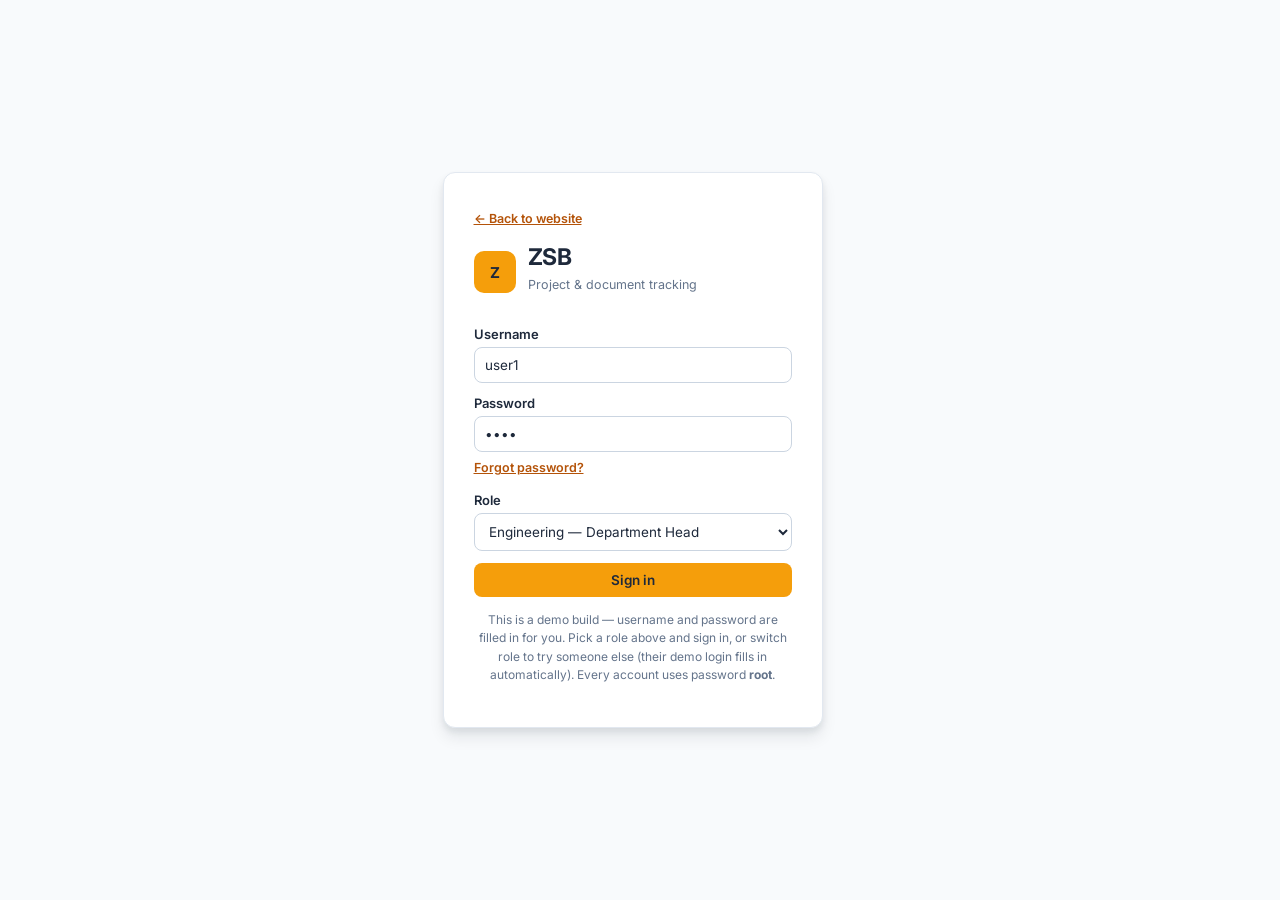
<file: tenders.html>
<!doctype html>
<html lang="en-GB">
<head>
  <meta charset="utf-8" />
  <meta name="viewport" content="width=device-width, initial-scale=1" />
  <title>Tenders — ZSB</title>
  <link rel="stylesheet" href="assets/style.css" />
</head>
<body>
  <div class="app-shell">
    <aside class="sidebar">
      <div class="sidebar-brand">
        <span class="brand-mark">Z</span>
        <strong>ZSB</strong>
      </div>

      <nav class="nav-list" id="navList"></nav>

      <div class="sidebar-note" id="sidebarNote"></div>
    </aside>

    <div class="main-area">
      <header class="topbar">
        <div></div>
        <div class="user-box">
          <div class="user-avatar" id="userAvatar"></div>
          <div class="user-identity">
            <span id="userName"></span>
            <span class="role-tag" id="roleTag"></span>
          </div>
          <a href="profile.html" class="btn btn-ghost btn-sm">Profile</a>
          <button class="btn btn-ghost btn-sm" id="logoutBtn">Log out</button>
        </div>
      </header>

      <main class="container">
        <div class="project-head">
          <div>
            <p class="eyebrow">TENDERS</p>
            <h1>Tenders</h1>
            <p class="muted" id="projectContextLine"></p>
          </div>
          <div style="display:flex; align-items:center; gap:14px;">
            <select id="projectSelect"></select>
            <span class="badge" id="statusBadge"></span>
          </div>
        </div>

        <div id="deptBanner"></div>
        <div id="statusBanner"></div>

        <div class="section-title">
          <h2>Tender activities</h2>
          <button class="btn btn-primary btn-sm" id="newDocBtn">+ New activity</button>
        </div>
        <div class="filter-row" id="typeFilterRow" style="margin-bottom:16px;"></div>
        <div class="card">
          <div class="table-scroll">
            <table class="doc-table">
              <thead>
                <tr>
                  <th>Type</th>
                  <th>Title</th>
                  <th class="progress-cell">Progress</th>
                  <th>Status</th>
                  <th>Files</th>
                  <th>Last updated</th>
                  <th>Actions</th>
                </tr>
              </thead>
              <tbody id="docTableBody"></tbody>
            </table>
          </div>
        </div>
      </main>
    </div>
  </div>

  <!-- Tasks modal — an activity's checklist drives its progress -->
  <div class="modal-overlay" id="tasksModal">
    <div class="modal" style="max-width:700px;">
      <h3 id="tasksDocLabel"></h3>
      <p class="muted small" id="tasksDocMeta" style="margin-top:-6px;"></p>

      <div class="task-progress-summary">
        <div class="progress-track"><div class="progress-fill" id="tasksProgressFill" style="width:0%"></div></div>
        <p class="muted small" id="tasksProgressLabel"></p>
      </div>

      <ul class="task-list" id="taskList"></ul>

      <form id="addTaskForm">
        <label>Add a task
          <input type="text" id="newTaskTitle" placeholder="e.g. Reviewed by tender committee" />
        </label>
        <label class="checkbox-inline">
          <input type="checkbox" id="newTaskFinal" />
          <span>This is the final task — completing it finishes the activity</span>
        </label>
        <div class="modal-actions" style="justify-content:flex-start; margin-top:2px;">
          <button type="submit" class="btn btn-secondary btn-sm">+ Add task</button>
        </div>
      </form>
      <p class="muted small" id="tasksReadOnlyNote" hidden>You're viewing this read-only — only Tenders' own head can add or change tasks here.</p>

      <div class="modal-actions">
        <button class="btn btn-secondary" data-close-modal="tasksModal">Close</button>
      </div>
    </div>
  </div>

  <!-- New activity modal -->
  <div class="modal-overlay" id="newDocModal">
    <div class="modal">
      <h3>New activity</h3>
      <label>Activity type
        <select id="newDocType"></select>
      </label>
      <p class="muted small" id="newDocTypeNote" style="margin-top:-6px;"></p>
      <label id="newDocTypeOtherWrap" hidden>Custom type name
        <input type="text" id="newDocTypeOther" placeholder="e.g. Addendum, Pre-Bid Minutes" />
      </label>
      <label>Title
        <input type="text" id="newDocTitle" placeholder="e.g. BOQ — Bill of Quantities" required />
      </label>
      <label>Files (optional)
        <input type="file" id="newDocFiles" multiple />
      </label>
      <p class="muted small" id="newDocChecklistNote"></p>
      <div class="modal-actions">
        <button class="btn btn-secondary" data-close-modal="newDocModal">Cancel</button>
        <button class="btn btn-primary" id="confirmNewDoc">Create activity</button>
      </div>
    </div>
  </div>

  <div class="toast" id="toast" hidden></div>

  <script src="assets/data.js"></script>
  <script src="assets/tenders.js"></script>
</body>
</html>
</file>
<file: assets/style.css>
/* ZSB — shared styles (light theme) */

@import url('https://fonts.googleapis.com/css2?family=Inter:wght@400;500;600;700&display=swap');

[hidden] { display: none !important; }

/* Colour/spacing scale matched 1:1 to Tailwind's slate/amber palette (the
   values below are the literal Tailwind hex codes, named to the utility
   they stand in for), so the app reads as the same design language as the
   Tailwind-based mockups without loading Tailwind itself — its CDN build
   ships a global preflight reset (on h1–h6, button, input, ul, etc.) that
   would fight the typographic rules already set below across every page. */
:root {
  --bg: #f8fafc;             /* slate-50 */
  --card: #ffffff;
  --card-alt: #f1f5f9;       /* slate-100 */
  --border: #e2e8f0;         /* slate-200 */
  --border-strong: #cbd5e1;  /* slate-300 */
  --text: #1e293b;           /* slate-800 */
  --text-muted: #64748b;     /* slate-500 */

  --amber: #b45309;          /* amber-700 — on-light amber text (type tags) */
  --amber-solid: #f59e0b;    /* amber-500 — primary buttons */
  --amber-dark: #d97706;     /* amber-600 — primary button hover */
  --amber-ink: #1e293b;      /* slate-800 — text on amber-500/600 fills */
  --amber-bg: #fef3c7;       /* amber-100 */

  --green: #047857;          /* emerald-700 */
  --green-solid: #10b981;    /* emerald-500 — progress fill */
  --green-bg: #d1fae5;       /* emerald-100 */

  --red: #b91c1c;            /* red-700 */
  --red-bg: #fee2e2;         /* red-100 */

  --blue: #1d4ed8;
  --blue-bg: #dbeafe;

  --purple: #7e22ce;
  --purple-bg: #f3e8ff;

  --orange: #c2410c;
  --orange-bg: #ffedd5;

  --pink: #be185d;
  --pink-bg: #fce7f3;

  --teal: #0f766e;
  --teal-bg: #ccfbf1;

  --gray-bg: #f1f5f9;        /* slate-100 */

  --sidebar-bg: #0f172a;     /* slate-900, flat */
  --sidebar-border: #1e293b; /* slate-800 */
  --sidebar-text: #cbd5e1;   /* slate-300 */
  --sidebar-hover: #1e293b;  /* slate-800 */
  --sidebar-muted: #64748b;  /* slate-500 — group labels */

  --radius: 12px;    /* rounded-xl */
  --radius-sm: 8px;  /* rounded-lg */
  --shadow-sm: 0 1px 2px rgba(15, 23, 42, 0.05);
  --shadow: 0 1px 2px rgba(15, 23, 42, 0.05), 0 1px 3px rgba(15, 23, 42, 0.06);
  --shadow-hover: 0 4px 6px rgba(15, 23, 42, 0.07), 0 10px 15px rgba(15, 23, 42, 0.08);
}

* { box-sizing: border-box; }

/* Always reserve the vertical scrollbar's width, even on pages short enough
   not to need one. Without this, a tall page (e.g. Engineering, with its
   filters + document table) gets a scrollbar that a shorter page (e.g.
   Tenders) doesn't — shrinking that page's available width by ~15px and
   shifting its right-hand gutter relative to every other page. */
html {
  overflow-y: scroll;
  scrollbar-gutter: stable;
}

body {
  margin: 0;
  font-family: 'Inter', 'Segoe UI', -apple-system, BlinkMacSystemFont, Roboto, Arial, sans-serif;
  background: var(--bg);
  color: var(--text);
  font-size: 14px;
  -webkit-font-smoothing: antialiased;
  -moz-osx-font-smoothing: grayscale;
}

h1, h2, h3 { margin: 0 0 4px; color: var(--text); font-weight: 700; letter-spacing: -0.012em; }
h1 { font-size: 23px; letter-spacing: -0.02em; }
h2 { font-size: 16px; }
h3 { font-size: 14.5px; }

p { margin: 0 0 8px; line-height: 1.55; }

.muted { color: var(--text-muted); }
.small { font-size: 12.5px; }

a { color: var(--amber); }

button, input, select, textarea { font-family: inherit; }

:focus-visible {
  outline: 2px solid var(--amber-solid);
  outline-offset: 2px;
}

/* ---- layout ---- */

.container {
  /* Explicit width (not just max-width) matters here: .container is a flex
     item inside .main-area (a column flex container). A flex item with
     auto margins on its cross axis does NOT stretch to fill available
     space per the flexbox spec — it sizes to its own content instead, and
     the auto margins just centre whatever's left over. Without this,
     pages with wide content (e.g. a many-column table) happen to hit the
     available-width ceiling and look correctly full-width, while pages
     with narrower content shrink-wrap around it — the exact gap this
     fixes. Width 100% forces a definite cross size, so it always fills
     available space up to max-width regardless of content. */
  width: 100%;
  /* A flat 1200px cap leaves huge unused gutters on a wide/ultrawide
     monitor. clamp() keeps normal laptop widths exactly as before (below
     ~1585px viewport this still resolves to 1200px) but lets the content
     column grow — moderately, not edge-to-edge — as the window gets wider,
     so extra space goes toward showing more, not just bigger margins. */
  max-width: clamp(1200px, 80vw, 1600px);
  margin: 0 auto;
  padding: 26px 20px 60px;
}

.topbar {
  display: flex;
  align-items: center;
  justify-content: space-between;
  background: #ffffff;
  border-bottom: 1px solid var(--border);
  padding: 13px 24px;
}

.brand-mini {
  display: flex;
  align-items: center;
  gap: 10px;
  font-weight: 700;
  color: var(--text);
  letter-spacing: 0.1px;
}

.brand-mini .brand-mark {
  width: 28px;
  height: 28px;
  border-radius: 7px;
  background: var(--amber-solid);
  color: var(--amber-ink);
  display: flex;
  align-items: center;
  justify-content: center;
  font-size: 12px;
  font-weight: 700;
}

.user-box {
  display: flex;
  align-items: center;
  gap: 14px;
  font-size: 13px;
  color: var(--text);
}

.user-avatar {
  width: 34px;
  height: 34px;
  border-radius: 50%;
  background: var(--amber-dark);
  color: #fff;
  display: flex;
  align-items: center;
  justify-content: center;
  font-weight: 700;
  font-size: 12.5px;
  letter-spacing: 0.02em;
  flex-shrink: 0;
}

.user-identity {
  display: flex;
  flex-direction: column;
  gap: 3px;
  line-height: 1;
  margin-right: 2px;
}

.user-identity #userName {
  font-weight: 600;
  font-size: 13.5px;
  color: var(--text);
}

.role-tag {
  background: var(--gray-bg);
  border: 1px solid var(--border);
  padding: 3px 10px;
  border-radius: 999px;
  font-size: 11.5px;
  font-weight: 600;
  color: var(--text-muted);
  align-self: flex-start;
}

.breadcrumb {
  font-size: 13px;
  color: var(--text-muted);
  margin-bottom: 16px;
  display: flex;
  align-items: center;
  gap: 6px;
}

.breadcrumb a {
  color: var(--text);
  text-decoration: none;
  font-weight: 600;
  display: inline-flex;
  align-items: center;
  gap: 4px;
}

.breadcrumb a:hover { color: var(--amber); }
.breadcrumb .sep { color: #b7bec9; }
.breadcrumb .current { color: var(--text-muted); font-weight: 500; }

.page-head {
  display: flex;
  align-items: flex-end;
  justify-content: space-between;
  flex-wrap: wrap;
  gap: 12px;
  margin-bottom: 20px;
}

.project-head {
  display: flex;
  align-items: flex-start;
  justify-content: space-between;
  flex-wrap: wrap;
  gap: 14px;
  margin-bottom: 16px;
}

.eyebrow {
  font-family: 'SFMono-Regular', Consolas, Menlo, monospace;
  font-size: 12px;
  color: var(--amber);
  letter-spacing: 0.03em;
  margin: 0 0 6px;
}

.layout-grid {
  display: grid;
  grid-template-columns: 2.1fr 1fr;
  gap: 18px;
  align-items: start;
}

/* Opt-in modifier: matches both columns' height to whichever is naturally
   taller, instead of each sizing to its own content. Scoped to specific
   sections (not the base class) since stretching every .layout-grid on
   every page isn't always wanted — e.g. a short "Pending Approvals" list
   stretched to match a long one elsewhere would look like padding, not a
   design choice. */
.layout-grid.stretch { align-items: stretch; }

/* Grid tracks default to an implicit min-width of auto (content-based), not
   0 — so a child with wide intrinsic content (a tab bar with a long label,
   a wide table) forces its whole column wider than its fr share, pushing
   the grid past the page instead of scrolling inside itself. Every
   .layout-grid column needs to be allowed to shrink below that. */
.main-col, .side-col { min-width: 0; }

/* Team & Activity tab bar (dashboard.html's aside) has more tabs than a
   narrow side-col card can fit on one line at the shared .tabs gap/size —
   wrap onto a second line instead of relying on a hidden horizontal
   scroll a user has no visual cue to find. */
#teamTabs {
  gap: 8px 14px;
  flex-wrap: wrap;
  overflow-x: visible;
}
#teamTabs .tab-btn { font-size: 12.5px; }

@media (max-width: 860px) {
  .layout-grid { grid-template-columns: 1fr; }
}

section.block { margin-bottom: 28px; }
.section-title {
  display: flex;
  align-items: baseline;
  justify-content: space-between;
  margin-bottom: 12px;
  flex-wrap: wrap;
  gap: 8px;
}
.section-title h2 { margin-bottom: 2px; font-size: 17px; }
.section-title p { margin: 0; }

/* ---- department / page tabs ---- */

.tabs {
  display: flex;
  gap: 24px;
  border-bottom: 1px solid var(--border);
  margin-bottom: 20px;
  overflow-x: auto;
}

/* A scrolling tab bar with no scrollbar and no fade hint just looks like a
   label got cut off mid-word ("Instructions" reading as "Instr") — wrapping
   onto a second line on a narrow screen keeps every tab fully readable and
   makes "there's more" obvious without relying on a swipe no one's cued to
   try. Gap shrinks a little too, since 24px between short wrapped rows
   reads as more separation than intended. */
@media (max-width: 600px) {
  .tabs { flex-wrap: wrap; overflow-x: visible; row-gap: 6px; gap: 8px 20px; }
}

.tab-btn {
  display: inline-flex;
  align-items: center;
  gap: 6px;
  background: none;
  border: none;
  color: var(--text-muted);
  font-weight: 600;
  font-size: 13.5px;
  padding: 10px 1px 12px;
  cursor: pointer;
  border-bottom: 2px solid transparent;
  white-space: nowrap;
}

.tab-btn:hover { color: var(--text); }

.tab-btn.active {
  color: var(--text);
  border-bottom-color: var(--amber-solid);
}

/* ---- cards ---- */

.card {
  background: var(--card);
  border: 1px solid var(--border);
  border-radius: var(--radius);
  box-shadow: var(--shadow);
  padding: 22px;
  margin-bottom: 18px;
}

/* A card that's really a link to a detail view (e.g. a Team Status card
   opening that head's own page) — same lift-on-hover affordance used
   elsewhere for clickable rows, so it reads as clickable before the click. */
.card.clickable { cursor: pointer; transition: box-shadow 0.15s ease, transform 0.15s ease; }
.card.clickable:hover { box-shadow: var(--shadow-hover); transform: translateY(-1px); }

.card-head {
  display: flex;
  align-items: center;
  justify-content: space-between;
  gap: 12px;
  margin-bottom: 16px;
  flex-wrap: wrap;
}

.card-head-title {
  display: flex;
  align-items: center;
  gap: 12px;
}

/* small coloured icon badge used in a card-head, e.g. .card-icon.blue */
.card-icon {
  width: 32px;
  height: 32px;
  border-radius: 9px;
  display: flex;
  align-items: center;
  justify-content: center;
  flex-shrink: 0;
}
.card-icon .icon { width: 16px; height: 16px; }
.card-icon.amber { background: var(--amber-bg); color: var(--amber); }
.card-icon.blue { background: var(--blue-bg); color: var(--blue); }
.card-icon.purple { background: var(--purple-bg); color: var(--purple); }
.card-icon.teal { background: var(--teal-bg); color: var(--teal); }
.card-icon.green { background: var(--green-bg); color: var(--green); }

/* ---- respond-with-text/document inboxes (instructions, requests, messages) ---- */

.reply-box {
  margin-top: 10px;
  padding: 10px;
  border: 1px solid var(--border-strong);
  border-radius: var(--radius-sm);
  background: var(--card-alt);
}
.reply-box textarea { margin-top: 0; }
.reply-box input[type="file"] { margin-top: 8px; }
.reply-box .error { margin: 8px 0 0; }

.response-block {
  margin-top: 8px;
  padding: 8px 10px;
  border-left: 3px solid var(--blue);
  background: var(--blue-bg);
  border-radius: 0 var(--radius-sm) var(--radius-sm) 0;
  font-size: 13px;
}

/* ---- profile page ---- */

.profile-row {
  display: flex;
  justify-content: space-between;
  gap: 16px;
  padding: 12px 0;
  border-bottom: 1px solid var(--border);
  font-size: 13.5px;
}
.profile-row:last-of-type { border-bottom: none; }
.profile-label { color: var(--text-muted); font-weight: 600; }

/* ---- buttons ---- */

.btn {
  display: inline-flex;
  align-items: center;
  gap: 6px;
  border: 1px solid transparent;
  border-radius: var(--radius-sm);
  padding: 8px 15px;
  font-size: 13.5px;
  font-weight: 600;
  cursor: pointer;
  background: var(--gray-bg);
  color: var(--text);
  transition: filter 0.15s ease, transform 0.05s ease, box-shadow 0.15s ease, background 0.15s ease;
}

.btn:hover { filter: brightness(0.97); }
.btn:active { transform: translateY(1px); }
.btn:disabled { opacity: 0.5; cursor: not-allowed; }

.btn-primary {
  background: var(--amber-solid);
  color: var(--amber-ink);
}
.btn-primary:hover { background: var(--amber-dark); filter: none; }

.btn-secondary { background: var(--card); border-color: var(--border-strong); color: var(--text); }

.btn-ghost { background: transparent; border-color: var(--border-strong); color: var(--text); }
.btn-ghost:hover { background: var(--gray-bg); }

.btn-sm { padding: 6px 11px; font-size: 12.5px; }
.btn-block { width: 100%; justify-content: center; }
.btn-link { background: none; border: none; color: var(--amber); text-decoration: underline; padding: 0; font-weight: 600; cursor: pointer; }

.icon { width: 15px; height: 15px; flex-shrink: 0; display: inline-block; vertical-align: -2px; }

/* ---- forms ---- */

label {
  display: block;
  font-weight: 600;
  font-size: 13px;
  margin-bottom: 12px;
  color: var(--text);
}

input[type="text"],
input[type="password"],
input[type="file"],
select,
textarea {
  display: block;
  width: 100%;
  margin-top: 5px;
  padding: 9px 10px;
  border: 1px solid var(--border-strong);
  border-radius: var(--radius-sm);
  font-size: 13.5px;
  font-family: inherit;
  background: var(--card);
  color: var(--text);
}

input[type="text"]:focus,
input[type="password"]:focus,
select:focus,
textarea:focus {
  border-color: var(--amber-solid);
}

textarea { resize: vertical; }

input[type="range"] { width: 100%; margin-top: 8px; accent-color: var(--amber-solid); }
input[type="checkbox"] { width: 15px; height: 15px; accent-color: var(--amber-solid); cursor: pointer; }

/* ---- task checklist (drives a document's progress) ---- */

.task-progress-summary { margin-bottom: 14px; }
.task-progress-summary p { margin: 6px 0 0; }

.task-list {
  list-style: none;
  margin: 0 0 14px;
  padding: 0;
  max-height: 320px;
  overflow-y: auto;
}

.task-row {
  display: flex;
  align-items: center;
  gap: 10px;
  padding: 10px 4px;
  border-bottom: 1px solid var(--border);
  flex-wrap: wrap;
}
.task-row:last-child { border-bottom: none; }

.task-check {
  display: flex;
  align-items: center;
  gap: 8px;
  flex: 1;
  min-width: 0;
  font-weight: 400;
  margin-bottom: 0;
  cursor: pointer;
}
.task-check input { flex-shrink: 0; }
/* Without min-width: 0, a flex item's default min-width is its own
   content's min-content size — here, its longest unbreakable word — so on
   a narrow screen the title refused to shrink below that, overflowed its
   already-shrunk container, and visually overlapped the completed-by/date
   text next to it instead of wrapping onto a second line. */
.task-title { font-size: 13.5px; color: var(--text); min-width: 0; }

/* The trailing bits (Final badge, completed-by/date, delete button) as one
   unit — lets them wrap as a group onto their own line under the title on
   a narrow screen, instead of each deciding independently whether it fits
   and ending up vertically centred against a title that's now two lines
   tall (which is what caused the overlap in the first place). */
.task-meta { display: flex; align-items: center; gap: 8px; flex-wrap: wrap; flex-shrink: 0; }

@media (max-width: 480px) {
  .task-meta { flex-basis: 100%; margin: 4px 0 0 26px; }
}
.task-row.done .task-title { color: var(--text-muted); text-decoration: line-through; }

.badge-final { background: var(--purple-bg); color: var(--purple); flex-shrink: 0; }

.checkbox-inline {
  display: flex;
  align-items: center;
  gap: 8px;
  font-weight: 400;
  font-size: 13px;
  margin: 10px 0 0;
}
.checkbox-inline input { margin: 0; }

.error {
  background: var(--red-bg);
  color: var(--red);
  border-radius: var(--radius-sm);
  padding: 8px 10px;
  font-size: 12.5px;
  margin-bottom: 12px;
}

.hint { text-align: center; font-size: 12px; margin-top: 14px; color: var(--text-muted); }

code {
  background: var(--gray-bg);
  padding: 1px 5px;
  border-radius: 4px;
  color: var(--amber);
}

/* ---- login page ---- */

.auth-page {
  min-height: 100vh;
  display: flex;
  align-items: center;
  justify-content: center;
  padding: 20px;
}

.auth-card {
  background: var(--card);
  border: 1px solid var(--border);
  border-radius: var(--radius);
  box-shadow: var(--shadow-hover);
  padding: 34px 30px;
  width: 100%;
  max-width: 380px;
}

.brand {
  display: flex;
  align-items: center;
  gap: 12px;
  margin-bottom: 24px;
}

.brand-mark {
  width: 42px;
  height: 42px;
  border-radius: 10px;
  background: var(--amber-solid);
  color: var(--amber-ink);
  display: flex;
  align-items: center;
  justify-content: center;
  font-weight: 700;
  font-size: 15px;
  flex-shrink: 0;
}

/* ---- chips / filters ---- */

.project-switcher, .filter-row, .dept-tabs {
  display: flex;
  gap: 8px;
  flex-wrap: wrap;
}
.dept-tabs { margin-bottom: 18px; }

.chip {
  border: 1px solid var(--border-strong);
  background: var(--card);
  border-radius: 999px;
  padding: 6px 14px;
  font-size: 13px;
  font-weight: 600;
  cursor: pointer;
  color: var(--text);
}

.chip.active {
  background: var(--amber-solid);
  border-color: var(--amber-solid);
  color: var(--amber-ink);
}

.chip .count {
  opacity: 0.7;
  font-weight: 500;
}

/* ---- greeting / stats ---- */

.greeting h1 { margin-bottom: 2px; }
.greeting .date-line { color: var(--text-muted); font-size: 13.5px; }

.stat-row {
  display: grid;
  grid-template-columns: repeat(4, 1fr);
  gap: 14px;
  margin-bottom: 22px;
}

@media (max-width: 760px) {
  .stat-row { grid-template-columns: repeat(2, 1fr); }
}

.stat-row.cols-6 { grid-template-columns: repeat(6, 1fr); }
@media (max-width: 980px) {
  .stat-row.cols-6 { grid-template-columns: repeat(3, 1fr); }
}
@media (max-width: 560px) {
  .stat-row.cols-6 { grid-template-columns: repeat(2, 1fr); }
}

.stat-tile {
  background: var(--card);
  border: 1px solid var(--border);
  border-radius: var(--radius);
  box-shadow: var(--shadow-sm);
  padding: 16px 18px;
}

.stat-tile .num { font-size: 26px; font-weight: 700; color: var(--text); line-height: 1.1; }
.stat-tile .label { font-size: 12.5px; color: var(--text-muted); margin-top: 2px; }

/* ---- alerts & banners ---- */

.alert-list { display: flex; flex-direction: column; gap: 10px; }

.alert-card {
  display: flex;
  align-items: flex-start;
  gap: 12px;
  background: var(--amber-bg);
  border: 1px solid rgba(180, 83, 9, 0.22);
  border-radius: var(--radius-sm);
  padding: 13px 15px;
}

.alert-card .icon { color: var(--amber); margin-top: 2px; }
.alert-card .body { flex: 1; }
.alert-card .title { font-weight: 700; color: var(--text); margin-bottom: 2px; }

.alert-card.success {
  background: var(--green-bg);
  border-color: rgba(21, 128, 61, 0.22);
}
.alert-card.success .icon { color: var(--green); }

.alert-card.info {
  background: var(--blue-bg);
  border-color: rgba(29, 78, 216, 0.22);
}
.alert-card.info .icon { color: var(--blue); }

.banner {
  display: flex;
  align-items: flex-start;
  gap: 10px;
  border-radius: var(--radius-sm);
  padding: 11px 14px;
  font-size: 13px;
  margin-bottom: 16px;
}

.banner.info { background: var(--blue-bg); color: var(--blue); border: 1px solid rgba(29, 78, 216, 0.22); }
.banner.warning { background: var(--amber-bg); color: var(--amber); border: 1px solid rgba(180, 83, 9, 0.22); }
.banner.success { background: var(--green-bg); color: var(--green); border: 1px solid rgba(21, 128, 61, 0.22); }
.banner .icon { margin-top: 1px; flex-shrink: 0; }

/* ---- tables ---- */

/* Wraps any table.doc-table so a wide one (many columns, long file lists)
   scrolls inside itself on a narrow viewport instead of forcing the whole
   page — and every page's outer gutters — to scroll horizontally. */
.table-scroll {
  overflow-x: auto;
  position: relative;
}

/* A right-edge fade — generated on .table-scroll itself, not on the table
   it wraps, so it stays put as a fixed hint instead of scrolling away with
   the content — signals "more columns this way" on a narrow screen where a
   7-column document table can't come close to fitting. Scoped to narrow
   viewports only: above that width every table already fits, and the fade
   would just be a stray mark with nothing to hint at. */
@media (max-width: 700px) {
  .table-scroll::after {
    content: '';
    position: absolute;
    top: 0;
    right: 0;
    bottom: 0;
    width: 22px;
    background: linear-gradient(to right, transparent, var(--card));
    pointer-events: none;
  }
}

table.doc-table {
  width: 100%;
  min-width: 640px;
  border-collapse: collapse;
}

/* The 640px minimum keeps a wide multi-column table (progress bars, badges,
   file chips) from squeezing unreadable — but it also forces that same
   width on a genuinely simple 2-3 column table, giving it a pointless
   horizontal scroll for content that would otherwise just fit. Opt out per
   table with this modifier rather than removing the default everywhere. */
table.doc-table.compact { min-width: 0; }

.doc-table th {
  text-align: left;
  font-size: 11.5px;
  text-transform: uppercase;
  letter-spacing: 0.04em;
  color: var(--text-muted);
  padding: 8px 10px;
  border-bottom: 1px solid var(--border);
}

.doc-table td {
  padding: 13px 10px;
  border-bottom: 1px solid var(--border);
  vertical-align: middle;
}

.doc-table tr:last-child td { border-bottom: none; }
.doc-table tbody tr:hover { background: var(--card-alt); }
.doc-table tbody tr.clickable-row { cursor: pointer; }

.doc-type {
  font-weight: 700;
  color: var(--text);
}

/* a project's own small brand mark, next to its name wherever it's listed */
.project-logo {
  display: inline-flex;
  align-items: center;
  justify-content: center;
  width: 28px;
  height: 28px;
  border-radius: 7px;
  color: #fff;
  font-weight: 700;
  font-size: 11px;
  letter-spacing: 0.01em;
  flex-shrink: 0;
}
.project-name-row { display: flex; align-items: center; gap: 10px; }

/* department category tag on a Team Activity entry */
.dept-tag { font-size: 10.5px; font-weight: 700; text-transform: uppercase; letter-spacing: 0.03em; padding: 2px 7px; border-radius: 999px; flex-shrink: 0; }
.dept-tag.dept-engineering { background: var(--blue-bg); color: var(--blue); }
.dept-tag.dept-tenders { background: var(--purple-bg); color: var(--purple); }
.dept-tag.dept-store { background: var(--teal-bg); color: var(--teal); }
.dept-tag.dept-general { background: var(--gray-bg); color: var(--text-muted); }

.progress-cell { min-width: 140px; }

.progress-track {
  background: var(--gray-bg);
  border-radius: 999px;
  height: 7px;
  width: 100%;
  overflow: hidden;
  margin-bottom: 4px;
}

.progress-fill {
  background: var(--amber-solid);
  height: 100%;
  border-radius: 999px;
  transition: width 0.25s ease;
}

.progress-fill.complete { background: var(--green-solid); }

/* segmented progress bar: today's contribution shown as its own visible
   slice rather than blended into one flat percentage */
.progress-track.segmented { display: flex; }
.progress-track.segmented .progress-fill { border-radius: 0; flex-shrink: 0; }

.progress-pct { font-size: 12px; color: var(--text-muted); }

.badge {
  display: inline-block;
  padding: 2px 9px;
  border-radius: 999px;
  font-size: 11px;
  font-weight: 600;
}

.badge-approved { background: var(--green-bg); color: var(--green); }
.badge-progress { background: var(--amber-bg); color: var(--amber); }
.badge-draft { background: var(--gray-bg); color: var(--text-muted); }
.badge-stale { background: var(--red-bg); color: var(--red); }

/* document type tags */
.type-tag { display: inline-block; padding: 3px 9px; border-radius: 6px; font-size: 11px; font-weight: 700; letter-spacing: 0.02em; }
.type-amber { background: var(--amber-bg); color: var(--amber); }
.type-blue { background: var(--blue-bg); color: var(--blue); }
.type-purple { background: var(--purple-bg); color: var(--purple); }
.type-orange { background: var(--orange-bg); color: var(--orange); }
.type-pink { background: var(--pink-bg); color: var(--pink); }
.type-teal { background: var(--teal-bg); color: var(--teal); }
.type-gray { background: var(--gray-bg); color: var(--text-muted); }

/* file attachment buttons */
.file-row { display: flex; gap: 8px; flex-wrap: wrap; }
.file-btn {
  display: inline-flex;
  align-items: center;
  gap: 6px;
  border: 1px solid var(--border-strong);
  background: var(--card-alt);
  border-radius: var(--radius-sm);
  padding: 7px 12px;
  font-size: 12.5px;
  font-weight: 600;
  cursor: pointer;
  color: var(--text);
}
.file-btn:hover { filter: brightness(0.97); }
.file-pdf { color: var(--red); }
.file-excel { color: var(--green); }
.file-drawing { color: var(--blue); }
.file-word { color: var(--purple); }
.file-image { color: var(--pink); }
.file-generic { color: var(--text-muted); }
.no-files-note { color: var(--text-muted); font-size: 12.5px; font-style: italic; margin: 0 0 6px; }

/* a file chip pairs the view button with a small "replace this one" action */
.file-chip { display: inline-flex; align-items: stretch; }
.file-chip .file-btn {
  border-top-right-radius: 0;
  border-bottom-right-radius: 0;
  border-right: none;
}
.file-icon-btn {
  display: inline-flex;
  align-items: center;
  justify-content: center;
  width: 30px;
  border: 1px solid var(--border-strong);
  background: var(--card-alt);
  color: var(--text-muted);
  cursor: pointer;
  padding: 0;
}
.file-icon-btn .icon { width: 13px; height: 13px; }
.file-icon-btn:hover { color: var(--text); filter: brightness(0.97); }
.file-chip .file-icon-btn {
  border-top-right-radius: var(--radius-sm);
  border-bottom-right-radius: var(--radius-sm);
}
.file-row > .file-icon-btn {
  border-radius: var(--radius-sm);
}

.row-actions { display: flex; gap: 6px; flex-wrap: wrap; }

/* ---- activity feed ---- */

.activity-feed {
  list-style: none;
  margin: 0;
  padding: 0;
  max-height: 560px;
  overflow-y: auto;
  overflow-x: hidden;
}

.activity-feed li {
  padding: 12px 10px;
  margin: 0 -10px;
  border-bottom: 1px solid var(--border);
  border-radius: 8px;
  transition: background 0.15s ease;
}

.activity-feed li:hover { background: var(--card-alt); }
.activity-feed li:last-child { border-bottom: none; }

.activity-meta {
  display: flex;
  flex-wrap: wrap;
  justify-content: space-between;
  align-items: center;
  gap: 4px 8px;
  font-size: 12px;
  color: var(--text-muted);
  margin-bottom: 3px;
}

.activity-doc { font-weight: 700; color: var(--text); }
.activity-project { font-weight: 600; color: var(--text-muted); }

.kind-tag {
  font-size: 10.5px;
  font-weight: 700;
  text-transform: uppercase;
  letter-spacing: 0.03em;
  padding: 2px 7px;
  border-radius: 999px;
}
.kind-document { background: var(--blue-bg); color: var(--blue); }
.kind-report { background: var(--teal-bg); color: var(--teal); }

/* ---- site reports ---- */

.report-form textarea { min-height: 90px; }

/* ---- modal ---- */

.modal-overlay {
  position: fixed;
  inset: 0;
  background: rgba(15, 23, 42, 0.45);
  display: none;
  align-items: center;
  justify-content: center;
  padding: 20px;
  z-index: 50;
}

.modal-overlay.open { display: flex; }

.modal {
  background: var(--card);
  border: 1px solid var(--border-strong);
  border-radius: var(--radius);
  padding: 24px;
  width: 100%;
  max-width: 440px;
  max-height: 90vh;
  overflow-y: auto;
  box-shadow: var(--shadow-hover);
}

.modal-actions {
  display: flex;
  justify-content: flex-end;
  gap: 8px;
  margin-top: 4px;
}

/* ---- project cards (dashboard + admin) ---- */

.grid-cards {
  display: grid;
  /* auto-fit (not auto-fill): with fewer cards than would fit as separate
     280px columns, auto-fill still reserves the extra column tracks —
     empty, but taking up width — which is exactly the dangling blank strip
     this was leaving on a wide screen with only 3 cards. auto-fit collapses
     those empty tracks and lets the real cards stretch to fill the row. */
  grid-template-columns: repeat(auto-fit, minmax(280px, 1fr));
  gap: 16px;
  margin-bottom: 22px;
}

/* Opt-in modifier (see .layout-grid.stretch): matches every card in the row
   to whichever is naturally tallest, instead of each sizing to its own
   content — so cards with less to show don't just end early and leave a
   card-shaped gap next to a fuller neighbour. */
.grid-cards.stretch { align-items: stretch; }
.grid-cards.stretch .card { display: flex; flex-direction: column; }

.project-card {
  background: var(--card);
  border: 1px solid var(--border);
  border-radius: var(--radius);
  box-shadow: var(--shadow-sm);
  padding: 18px;
  display: flex;
  flex-direction: column;
  gap: 10px;
  transition: box-shadow 0.15s ease, transform 0.15s ease;
}

.project-card:hover {
  box-shadow: var(--shadow-hover);
  transform: translateY(-1px);
}

.project-card .card-top {
  display: flex;
  justify-content: space-between;
  align-items: flex-start;
  gap: 8px;
}

.project-card .meta-line {
  font-size: 12.5px;
  color: var(--text-muted);
  display: flex;
  align-items: center;
  gap: 5px;
}

.dept-progress-row {
  display: flex;
  justify-content: space-between;
  align-items: center;
  font-size: 12.5px;
  padding: 3px 0;
}

.dept-progress-row .dept-name { color: var(--text-muted); }
.dept-progress-row .dept-val { font-weight: 700; color: var(--text); }

.placeholder-note {
  color: var(--text-muted);
  font-style: italic;
  padding: 20px 0;
  text-align: center;
}

.empty-state {
  text-align: center;
  padding: 30px 16px;
  color: var(--text-muted);
}

/* ---- admin app shell (sidebar) ---- */

.app-shell {
  display: flex;
  min-height: 100vh;
  align-items: stretch;
}

.sidebar {
  width: 240px;
  flex-shrink: 0;
  background: var(--sidebar-bg);
  border-right: 1px solid var(--sidebar-border);
  color: var(--sidebar-text);
  display: flex;
  flex-direction: column;
}

.sidebar-brand {
  display: flex;
  align-items: center;
  gap: 12px;
  padding: 16px;
  border-bottom: 1px solid var(--sidebar-border);
}

.sidebar-brand .brand-mark {
  width: 32px;
  height: 32px;
  border-radius: 6px;
  background: var(--amber-solid);
  color: var(--sidebar-bg);
  display: flex;
  align-items: center;
  justify-content: center;
  font-weight: 700;
  font-size: 13px;
  flex-shrink: 0;
}

.sidebar-brand strong { display: block; color: #fff; font-size: 14.5px; font-weight: 600; line-height: 1.3; }

.nav-list {
  display: flex;
  flex-direction: column;
  gap: 2px;
  flex: 1;
  padding: 12px;
}

.nav-group-label {
  padding: 16px 8px 4px;
  font-size: 11px;
  font-weight: 600;
  letter-spacing: 0.04em;
  text-transform: uppercase;
  color: var(--sidebar-muted);
}
.nav-group-label:first-child { padding-top: 4px; }

.nav-item {
  display: block;
  padding: 9px 10px;
  border-radius: var(--radius-sm);
  color: var(--sidebar-text);
  font-size: 13.5px;
  font-weight: 500;
  text-decoration: none;
  cursor: pointer;
  background: none;
  border: none;
  text-align: left;
  width: 100%;
  transition: background 0.15s ease, color 0.15s ease;
}

.nav-item:hover { background: var(--sidebar-hover); color: #fff; }

.nav-item.active {
  background: rgba(245, 158, 11, 0.1);
  color: var(--amber-solid);
  font-weight: 600;
}

.sidebar-note {
  margin: 12px;
  margin-top: auto;
  background: rgba(255, 255, 255, 0.05);
  border: 1px solid var(--sidebar-border);
  border-radius: var(--radius-sm);
  padding: 12px 13px;
  font-size: 11.5px;
  color: #9aa0ab;
  line-height: 1.5;
}
.sidebar-note strong {
  display: block;
  color: #d3d7de;
  font-size: 10px;
  text-transform: uppercase;
  letter-spacing: 0.06em;
  margin-bottom: 4px;
}

/* Below ~860px, a fixed 240px side column has nowhere to shrink to — it was
   eating a third or more of the viewport on a narrow window/phone, squeezing
   every card and table into a sliver. Below that width the sidebar becomes a
   compact horizontal strip above the content instead, so the content column
   gets the full viewport width back. */
@media (max-width: 860px) {
  .app-shell { flex-direction: column; }

  .sidebar {
    width: 100%;
    flex-direction: row;
    flex-wrap: wrap;
    align-items: center;
    gap: 4px 6px;
    padding: 10px 14px;
  }

  .sidebar-brand { padding: 0; border-bottom: none; margin-right: 4px; }

  /* flex: 1 1 100% (not none) — nav-list needs to actually claim the full
     row width for its own flex-wrap to wrap nav-items *within* that width;
     otherwise it sizes to its content and the row (and the whole page)
     overflows sideways instead of wrapping. */
  .nav-list { flex-direction: row; flex-wrap: wrap; flex: 1 1 100%; padding: 0; gap: 4px; min-width: 0; }
  .nav-group-label { display: none; }
  .nav-item { width: auto; padding: 6px 10px; font-size: 12.5px; }

  .sidebar-note { display: none; }
}

/* A long role tag ("Engineering — Department Head") plus the avatar and
   two buttons don't all fit on one line on a phone — without somewhere to
   wrap, flex's default shrink-to-min-content lets the *button text itself*
   wrap ("Log out" splitting mid-word). Letting the row wrap instead keeps
   every label on one line, just across two rows. */
@media (max-width: 560px) {
  .user-box { flex-wrap: wrap; justify-content: flex-end; row-gap: 6px; }
}

.main-area {
  flex: 1;
  min-width: 0;
  display: flex;
  flex-direction: column;
}

/* topbar variant with search + notifications, used on the admin overview */
.search-box {
  flex: 1;
  max-width: 420px;
  display: flex;
  align-items: center;
  gap: 8px;
  background: var(--card-alt);
  border: 1px solid var(--border-strong);
  border-radius: 999px;
  padding: 8px 14px;
  color: var(--text-muted);
}
.search-box input {
  border: none;
  background: none;
  outline: none;
  flex: 1;
  font-size: 13px;
  color: var(--text);
  padding: 0;
  margin: 0;
}
.search-box .icon { color: var(--text-muted); }

.icon-btn {
  position: relative;
  display: inline-flex;
  align-items: center;
  justify-content: center;
  width: 36px;
  height: 36px;
  border-radius: 8px;
  border: 1px solid var(--border-strong);
  background: var(--card);
  color: var(--text-muted);
  cursor: pointer;
  flex-shrink: 0;
}
.icon-btn:hover { background: var(--card-alt); }
.icon-btn .dot {
  position: absolute;
  top: 6px;
  right: 7px;
  width: 7px;
  height: 7px;
  border-radius: 50%;
  background: var(--red);
  border: 1.5px solid var(--card);
}

/* stat tile trend + accent bar */
.stat-tile .trend { font-size: 11.5px; margin-top: 6px; display: flex; align-items: center; gap: 4px; }
.stat-tile .trend.up { color: var(--green); }
.stat-tile .trend.down { color: var(--red); }
.stat-tile .bar { height: 3px; border-radius: 999px; margin-top: 12px; background: var(--gray-bg); }

/* ops overview: project progress rows (physical + financial) */
.ops-row {
  padding: 14px 10px;
  margin: 0 -10px;
  border-bottom: 1px solid var(--border);
  border-radius: 8px;
  cursor: pointer;
  transition: background 0.15s ease;
}
.ops-row:hover { background: var(--card-alt); }
.ops-row:last-child { border-bottom: none; }
.ops-row-head { display: flex; justify-content: space-between; align-items: center; gap: 10px; margin-bottom: 10px; }
.ops-row-head strong { display: block; font-size: 14.5px; color: var(--text); margin-top: 2px; }
.ops-bar-label { display: flex; justify-content: space-between; font-size: 12px; color: var(--text-muted); margin-bottom: 4px; }

.ops-row-today { margin-top: 8px; }
.today-pill { display: inline-block; font-size: 11.5px; font-weight: 600; padding: 2px 9px; border-radius: 999px; }
.today-pill.today-done { background: var(--green-bg); color: var(--green); }
.today-pill.today-info { background: var(--blue-bg); color: var(--blue); }
.today-pill.today-muted { background: var(--gray-bg); color: var(--text-muted); }

/* ---- toast ---- */

.toast {
  position: fixed;
  bottom: 24px;
  left: 50%;
  transform: translateX(-50%);
  background: var(--text);
  border: 1px solid var(--border-strong);
  color: var(--card);
  padding: 10px 18px;
  border-radius: var(--radius-sm);
  font-size: 13px;
  box-shadow: var(--shadow-hover);
  z-index: 60;
}
</file>
